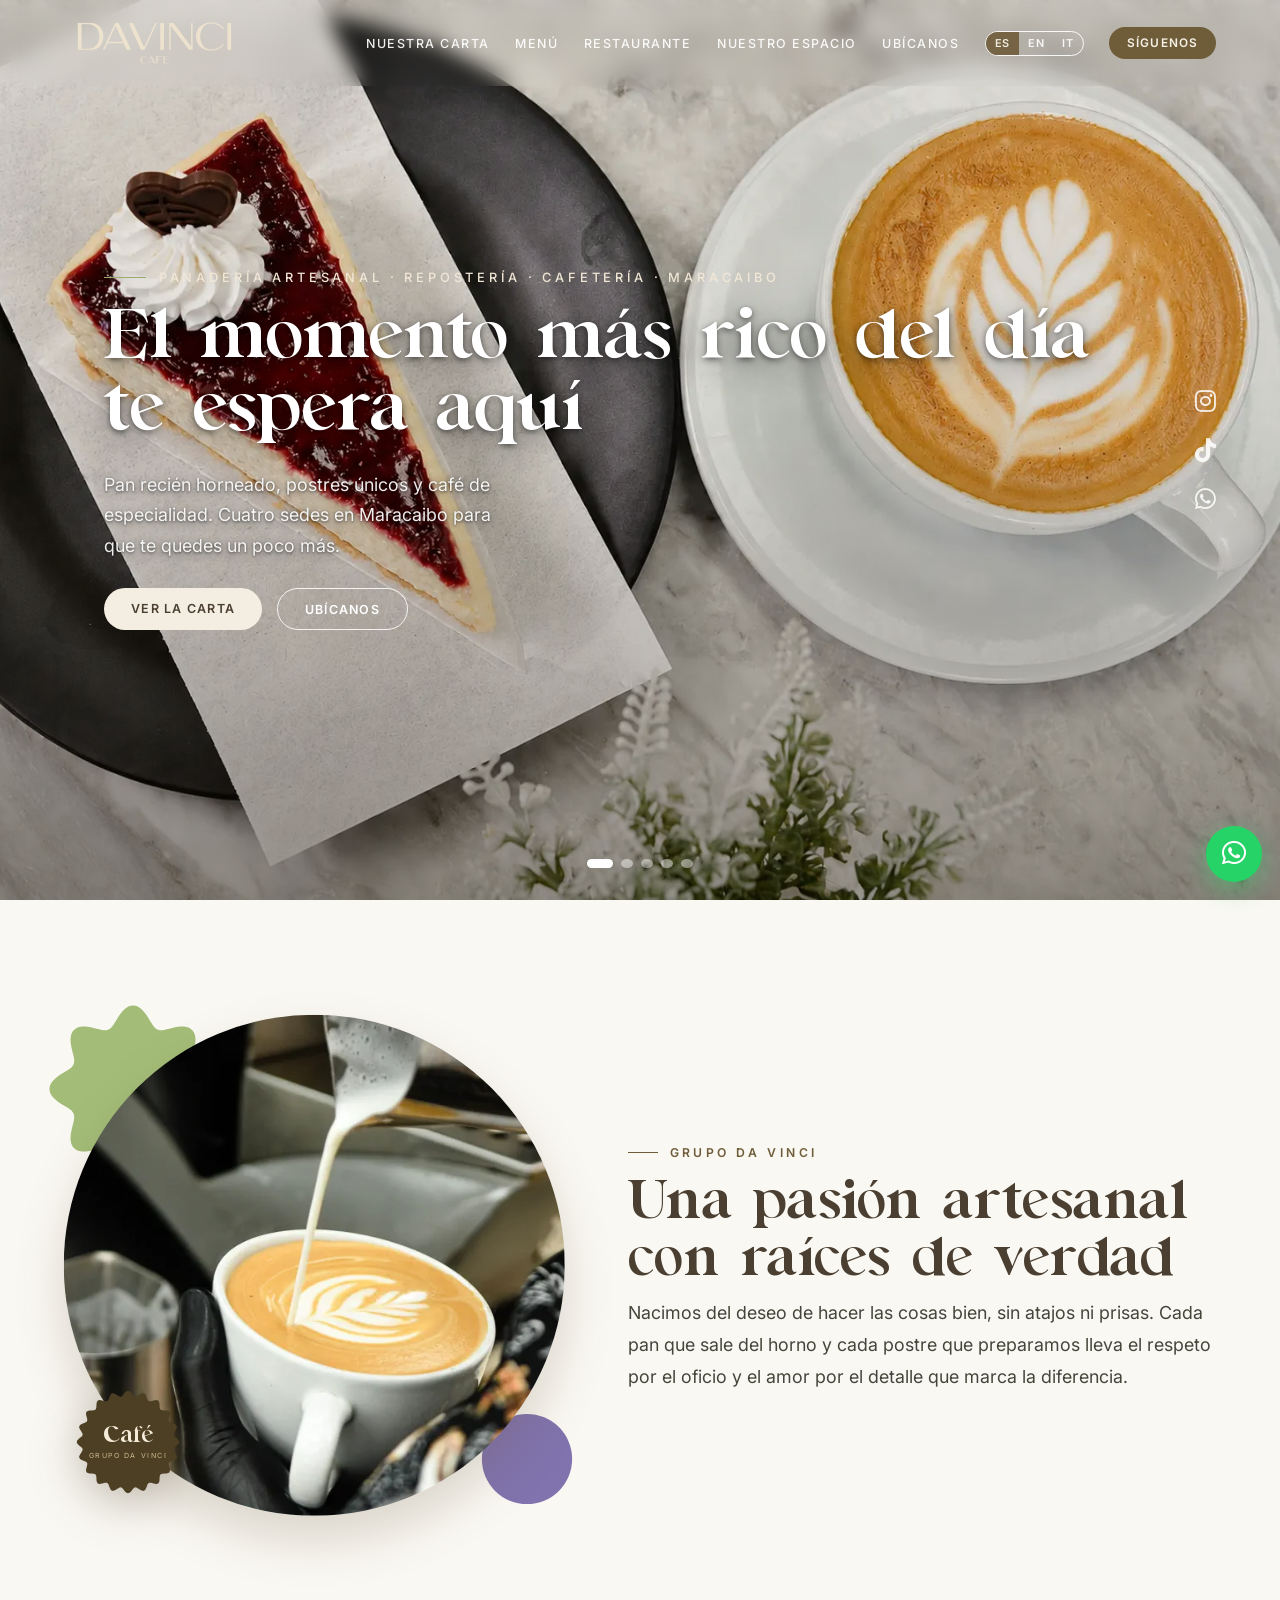
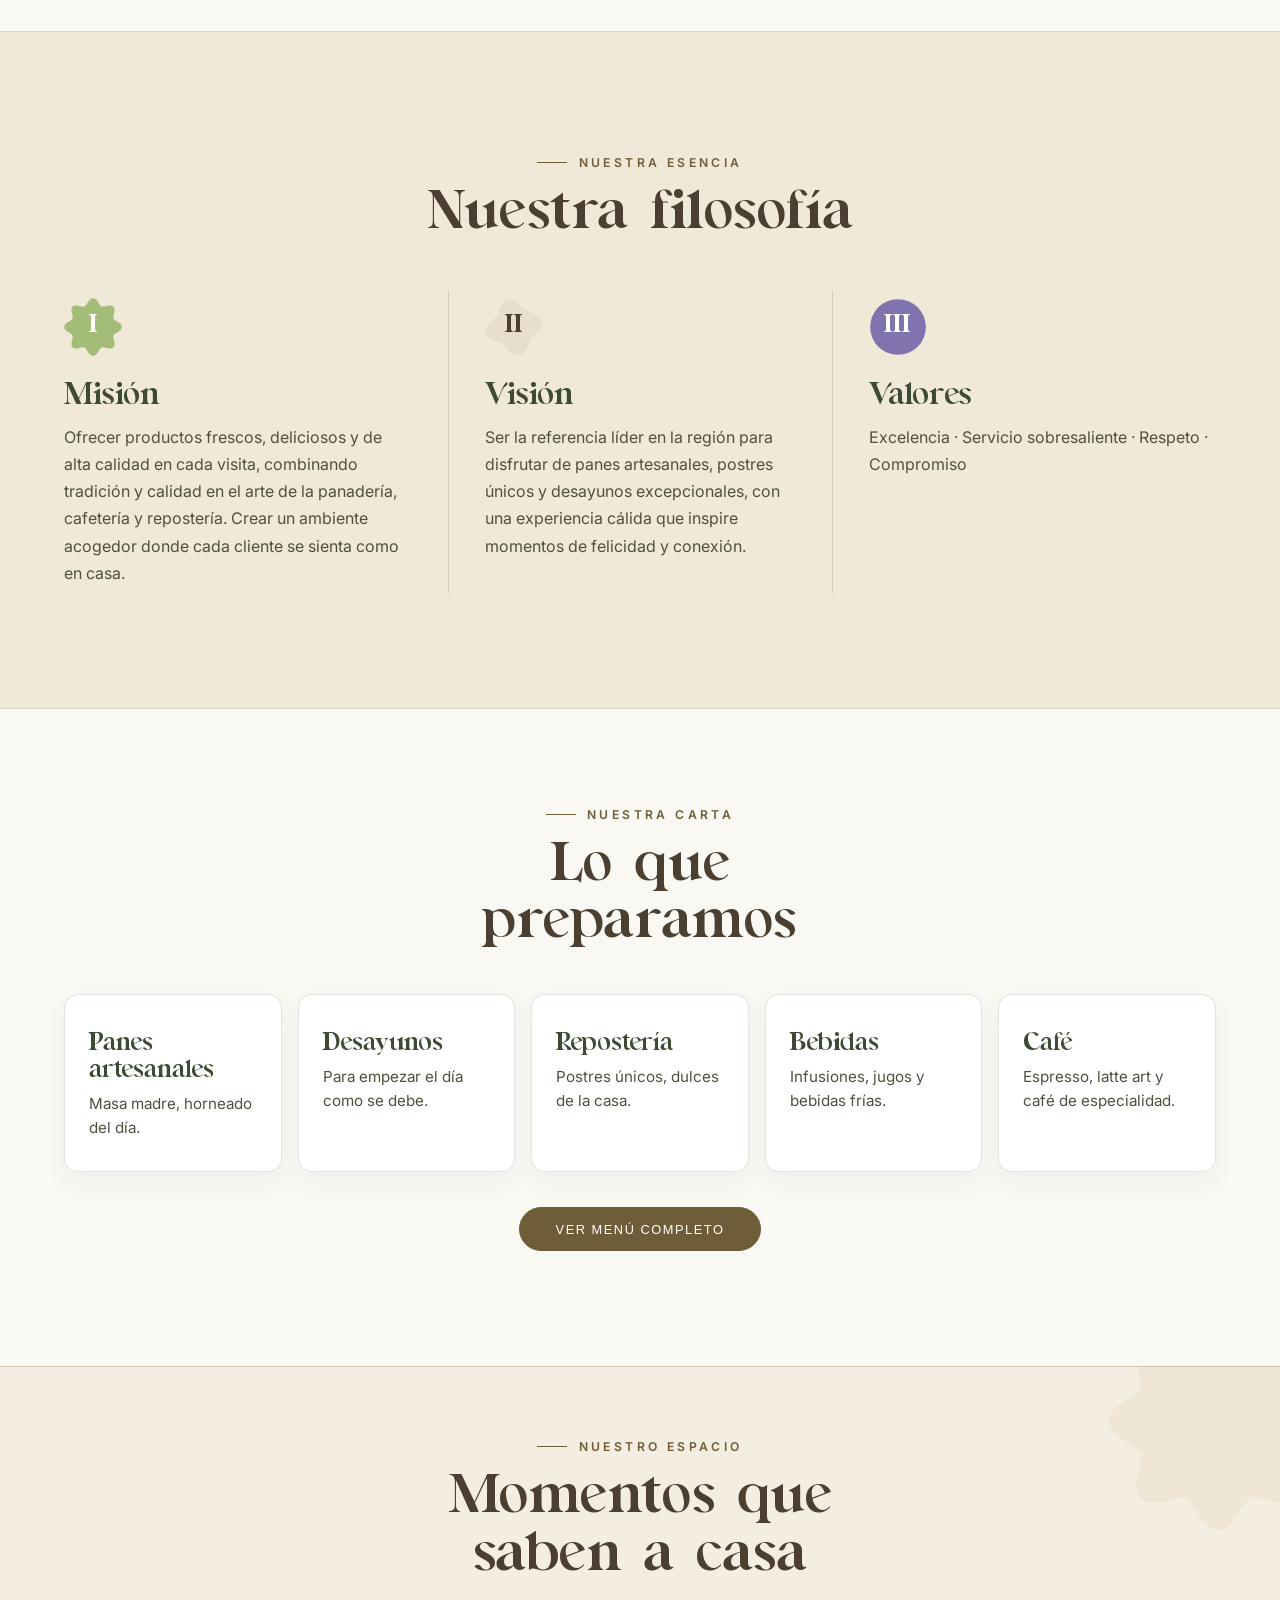
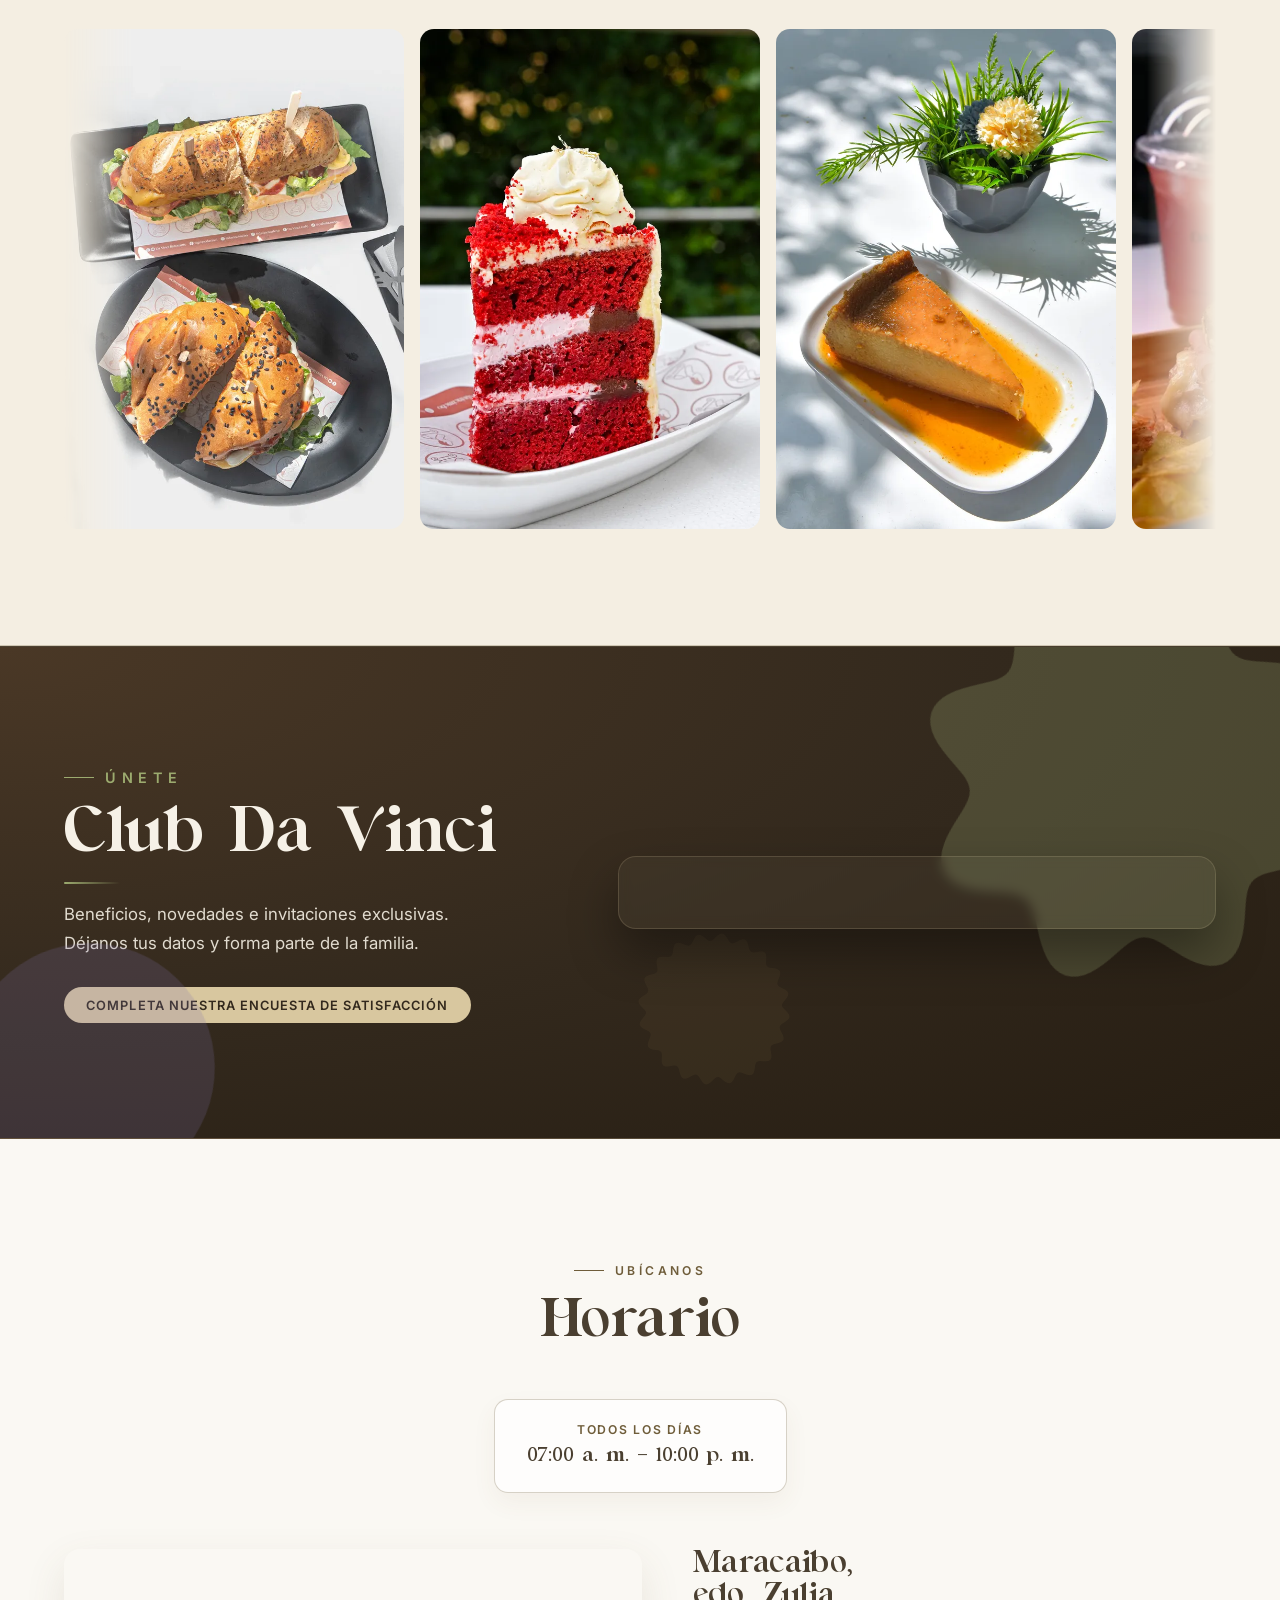
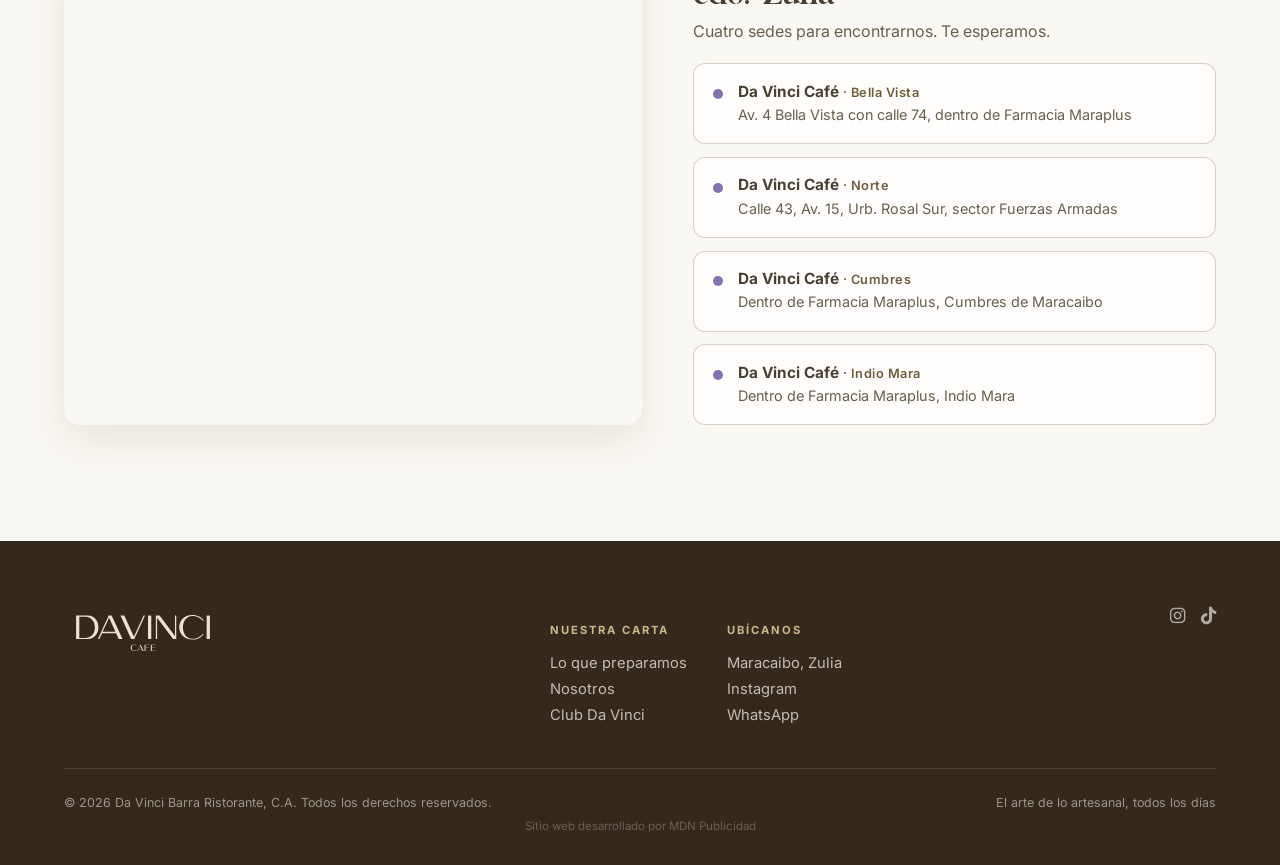
<file: cafe.html>
<!doctype html>
<html lang="es">
  <head>
    <meta charset="utf-8" />
    <meta
      name="viewport"
      content="width=device-width, initial-scale=1, shrink-to-fit=no"
    />
    <meta
      name="description"
      content="Da Vinci Café Maracaibo — Panadería artesanal, repostería y cafetería. Panes de masa madre, postres únicos y desayunos excepcionales en 4 sedes."
    />
    <meta name="author" content="MDN PUBLICIDAD" />
    <meta name="robots" content="All" />
    <title>Da Vinci Café — Panadería artesanal y cafetería en Maracaibo</title>
    <link rel="canonical" href="https://davinciristorante.com.ve/cafe.html" />
    <link rel="alternate" hreflang="es" href="https://davinciristorante.com.ve/cafe.html" />
    <link rel="alternate" hreflang="en" href="https://davinciristorante.com.ve/cafe.html" />
    <link rel="alternate" hreflang="it" href="https://davinciristorante.com.ve/cafe.html" />
    <link rel="alternate" hreflang="x-default" href="https://davinciristorante.com.ve/cafe.html" />
    <link rel="alternate" href="https://davinciristorante.com.ve/" title="Da Vinci Ristorante" />
    <link rel="icon" type="image/x-icon" href="./img/favicon.ico" />
    <!-- Open Graph -->
    <meta property="og:type" content="restaurant" />
    <meta property="og:url" content="https://davinciristorante.com.ve/cafe.html" />
    <meta property="og:title" content="Da Vinci Café — Panadería artesanal y cafetería en Maracaibo" />
    <meta property="og:description" content="Da Vinci Café Maracaibo — Panadería artesanal, repostería y cafetería. Panes de masa madre, postres únicos y desayunos excepcionales en 4 sedes." />
    <meta property="og:image" content="https://davinciristorante.com.ve/img/cafe/hero/Davinci%20cafe%20hero%201.webp" />
    <meta property="og:image:width" content="1920" />
    <meta property="og:image:height" content="1080" />
    <meta property="og:locale" content="es_VE" />
    <meta property="og:locale:alternate" content="en_US" />
    <meta property="og:site_name" content="Da Vinci Café · Grupo Da Vinci" />
    <!-- Twitter Card -->
    <meta name="twitter:card" content="summary_large_image" />
    <meta name="twitter:title" content="Da Vinci Café — Panadería artesanal y cafetería en Maracaibo" />
    <meta name="twitter:description" content="Da Vinci Café Maracaibo — Panadería artesanal, repostería y cafetería. Panes de masa madre, postres únicos y desayunos excepcionales." />
    <meta name="twitter:image" content="https://davinciristorante.com.ve/img/cafe/hero/Davinci%20cafe%20hero%201.webp" />

    <!-- Fonts -->
    <link rel="preconnect" href="https://fonts.googleapis.com" />
    <link rel="preconnect" href="https://fonts.gstatic.com" crossorigin />
    <link
      href="https://fonts.googleapis.com/css2?family=Inter:wght@300;400;500;600;700&family=Cinzel:wght@400;500;600;700&family=Cormorant+Garamond:ital,wght@0,400;0,500;0,600;1,400;1,500;1,600&display=swap"
      rel="stylesheet"
    />
    <link
      rel="stylesheet"
      href="https://cdnjs.cloudflare.com/ajax/libs/font-awesome/6.5.2/css/all.min.css"
    />

    <!-- Structured Data -->
    <script type="application/ld+json">
    {
      "@context": "https://schema.org",
      "@graph": [
        {
          "@type": "Organization",
          "@id": "https://davinciristorante.com.ve/#organization",
          "name": "Grupo Da Vinci",
          "url": "https://davinciristorante.com.ve/",
          "sameAs": [
            "https://www.instagram.com/davincimcbo/",
            "https://www.instagram.com/davincicafe.ve/",
            "https://es-la.facebook.com/DaVinciRestaurante/",
            "https://www.tiktok.com/@grupodavinci"
          ]
        },
        {
          "@type": "CafeOrCoffeeShop",
          "@id": "https://davinciristorante.com.ve/cafe.html#cafe-bellavista",
          "name": "Da Vinci Café Bella Vista",
          "alternateName": "Da Vinci Café Bella Vista",
          "url": "https://davinciristorante.com.ve/cafe.html",
          "image": "https://davinciristorante.com.ve/img/cafe/hero/Davinci%20cafe%20hero%201.webp",
          "description": "Panadería artesanal, repostería y cafetería en Maracaibo. Panes de masa madre, postres únicos y desayunos excepcionales.",
          "telephone": "+584128328065",
          "servesCuisine": ["Panadería artesanal", "Cafetería", "Repostería"],
          "priceRange": "$",
          "address": {
            "@type": "PostalAddress",
            "streetAddress": "Av. 4 Bella Vista con calle 74, Farmacia Maraplus",
            "addressLocality": "Maracaibo",
            "addressRegion": "Zulia",
            "addressCountry": "VE"
          },
          "geo": {
            "@type": "GeoCoordinates",
            "latitude": "10.6550",
            "longitude": "-71.6240"
          },
          "openingHoursSpecification": [
            {
              "@type": "OpeningHoursSpecification",
              "dayOfWeek": ["Monday", "Tuesday", "Wednesday", "Thursday", "Friday", "Saturday", "Sunday"],
              "opens": "07:00",
              "closes": "22:00"
            }
          ],
          "hasMap": "https://www.google.com/maps/search/?api=1&query=Farmacia+Maraplus+Bella+Vista+Maracaibo+Venezuela",
          "parentOrganization": { "@id": "https://davinciristorante.com.ve/#organization" },
          "sameAs": [
            "https://www.instagram.com/davincicafe.ve/",
            "https://www.tiktok.com/@grupodavinci"
          ]
        },
        {
          "@type": "CafeOrCoffeeShop",
          "@id": "https://davinciristorante.com.ve/cafe.html#cafe-norte",
          "name": "Da Vinci Café Norte",
          "alternateName": "Da Vinci Café Fuerzas Armadas",
          "url": "https://davinciristorante.com.ve/cafe.html",
          "image": "https://davinciristorante.com.ve/img/cafe/hero/Davinci%20cafe%20hero%201.webp",
          "description": "Panadería artesanal, repostería y cafetería en el norte de Maracaibo, sector Fuerzas Armadas.",
          "telephone": "+584122697776",
          "servesCuisine": ["Panadería artesanal", "Cafetería", "Repostería"],
          "priceRange": "$",
          "address": {
            "@type": "PostalAddress",
            "streetAddress": "Calle 43, Av. 15, Urb. Rosal Sur, sector Fuerzas Armadas",
            "addressLocality": "Maracaibo",
            "addressRegion": "Zulia",
            "addressCountry": "VE"
          },
          "geo": {
            "@type": "GeoCoordinates",
            "latitude": "10.6860",
            "longitude": "-71.6100"
          },
          "openingHoursSpecification": [
            {
              "@type": "OpeningHoursSpecification",
              "dayOfWeek": ["Monday", "Tuesday", "Wednesday", "Thursday", "Friday", "Saturday", "Sunday"],
              "opens": "07:00",
              "closes": "22:00"
            }
          ],
          "hasMap": "https://maps.app.goo.gl/J3nRag9HEqZHiGjD9",
          "parentOrganization": { "@id": "https://davinciristorante.com.ve/#organization" }
        },
        {
          "@type": "CafeOrCoffeeShop",
          "@id": "https://davinciristorante.com.ve/cafe.html#cafe-cumbres",
          "name": "Da Vinci Café Cumbres",
          "url": "https://davinciristorante.com.ve/cafe.html",
          "image": "https://davinciristorante.com.ve/img/cafe/hero/Davinci%20cafe%20hero%201.webp",
          "description": "Panadería artesanal y cafetería dentro de Farmacia Maraplus en Cumbres de Maracaibo.",
          "telephone": "+584122182768",
          "servesCuisine": ["Panadería artesanal", "Cafetería", "Repostería"],
          "priceRange": "$",
          "address": {
            "@type": "PostalAddress",
            "streetAddress": "Farmacia Maraplus, Cumbres de Maracaibo",
            "addressLocality": "Maracaibo",
            "addressRegion": "Zulia",
            "addressCountry": "VE"
          },
          "geo": {
            "@type": "GeoCoordinates",
            "latitude": "10.6830",
            "longitude": "-71.6380"
          },
          "openingHoursSpecification": [
            {
              "@type": "OpeningHoursSpecification",
              "dayOfWeek": ["Monday", "Tuesday", "Wednesday", "Thursday", "Friday", "Saturday", "Sunday"],
              "opens": "07:00",
              "closes": "22:00"
            }
          ],
          "hasMap": "https://maps.app.goo.gl/ef2HBMzeqhaH4UU29",
          "parentOrganization": { "@id": "https://davinciristorante.com.ve/#organization" }
        },
        {
          "@type": "CafeOrCoffeeShop",
          "@id": "https://davinciristorante.com.ve/cafe.html#cafe-indiomara",
          "name": "Da Vinci Café Indio Mara",
          "url": "https://davinciristorante.com.ve/cafe.html",
          "image": "https://davinciristorante.com.ve/img/cafe/hero/Davinci%20cafe%20hero%201.webp",
          "description": "Panadería artesanal y cafetería dentro de Farmacia Maraplus en Indio Mara, Maracaibo.",
          "telephone": "+5842022257",
          "servesCuisine": ["Panadería artesanal", "Cafetería", "Repostería"],
          "priceRange": "$",
          "address": {
            "@type": "PostalAddress",
            "streetAddress": "Farmacia Maraplus, Indio Mara",
            "addressLocality": "Maracaibo",
            "addressRegion": "Zulia",
            "addressCountry": "VE"
          },
          "geo": {
            "@type": "GeoCoordinates",
            "latitude": "10.7180",
            "longitude": "-71.6330"
          },
          "openingHoursSpecification": [
            {
              "@type": "OpeningHoursSpecification",
              "dayOfWeek": ["Monday", "Tuesday", "Wednesday", "Thursday", "Friday", "Saturday", "Sunday"],
              "opens": "07:00",
              "closes": "22:00"
            }
          ],
          "hasMap": "https://maps.app.goo.gl/N6JBmWDNcqHzPVQZ9",
          "parentOrganization": { "@id": "https://davinciristorante.com.ve/#organization" }
        },
        {
          "@type": "FAQPage",
          "mainEntity": [
            {
              "@type": "Question",
              "name": "¿Dónde están las sedes de Da Vinci Café en Maracaibo?",
              "acceptedAnswer": {
                "@type": "Answer",
                "text": "Da Vinci Café tiene cuatro sedes en Maracaibo: Bella Vista (Av. 4 con calle 74, Farmacia Maraplus), Norte (Calle 43, Av. 15, Urb. Rosal Sur, sector Fuerzas Armadas), Cumbres (Farmacia Maraplus, Cumbres de Maracaibo) e Indio Mara (Farmacia Maraplus, Indio Mara)."
              }
            },
            {
              "@type": "Question",
              "name": "¿Cuál es el horario de Da Vinci Café?",
              "acceptedAnswer": {
                "@type": "Answer",
                "text": "Da Vinci Café abre todos los días de 7:00 a.m. a 10:00 p.m."
              }
            },
            {
              "@type": "Question",
              "name": "¿Qué venden en Da Vinci Café?",
              "acceptedAnswer": {
                "@type": "Answer",
                "text": "En Da Vinci Café ofrecemos panes artesanales de masa madre horneados diariamente, repostería y postres únicos, café, bebidas e infusiones, y desayunos completos en cuatro sedes de Maracaibo."
              }
            },
            {
              "@type": "Question",
              "name": "¿Da Vinci Café tiene pan de masa madre en Maracaibo?",
              "acceptedAnswer": {
                "@type": "Answer",
                "text": "Sí, Da Vinci Café elabora panes artesanales de masa madre horneados cada día en sus cuatro sedes ubicadas en Maracaibo, estado Zulia."
              }
            }
          ]
        },
        {
          "@type": "BreadcrumbList",
          "itemListElement": [
            {
              "@type": "ListItem",
              "position": 1,
              "name": "Grupo Da Vinci",
              "item": "https://davinciristorante.com.ve/"
            },
            {
              "@type": "ListItem",
              "position": 2,
              "name": "Da Vinci Café",
              "item": "https://davinciristorante.com.ve/cafe.html"
            }
          ]
        }
      ]
    }
    </script>

    <!-- Styles -->
    <link rel="stylesheet" href="./css/cafe.css" />
    <link rel="stylesheet" href="./css/components/cafe.css" />
    <link rel="stylesheet" href="./css/components/menu-modal.css" />
  </head>

  <body>
    <div class="dv-app dv-app--cafe">
      <!-- ===== NAV ===== -->
      <nav class="dv-nav dv-nav--cafe" data-scrolled="false">
        <a class="dv-nav__brand" href="#inicio">
          <span
            class="dv-cafe-logo"
            role="img"
            aria-label="Da Vinci Café"
          ></span>
        </a>
        <div class="dv-nav__links">
          <a class="dv-nav__link" href="#carta" data-i18n="cafe.menu.kicker"
            >Nuestra carta</a
          >
          <a class="dv-nav__link" href="#menu" data-cafe-menu-open>Menú</a>
          <a
            class="dv-nav__link dv-nav__link--rist"
            href="index.html"
            data-i18n="nav.restaurante"
            >Restaurante</a
          >
          <a
            class="dv-nav__link"
            href="#espacio"
            data-i18n="cafe.gallery.kicker"
            >Nuestro espacio</a
          >
          <a class="dv-nav__link" href="#visita" data-i18n="cafe.h.kicker"
            >Ubícanos</a
          >
          <div class="dv-lang" role="group" aria-label="Idioma">
            <button class="is-active" data-lang="es">ES</button>
            <button data-lang="en">EN</button>
            <button data-lang="it">IT</button>
          </div>
          <a
            class="dv-nav__cta"
            href="https://www.instagram.com/davincicafe.ve/"
            target="_blank"
            rel="noopener"
            data-i18n="cafe.cta2"
            >Síguenos</a
          >
        </div>
        <button class="dv-burger" aria-label="Abrir menú">
          <span></span><span></span><span></span>
        </button>
      </nav>

      <!-- ===== MOBILE DRAWER ===== -->
      <div class="dv-mobile" data-open="false">
        <button class="dv-mobile__close" aria-label="Cerrar">×</button>
        <a href="#carta" data-i18n="cafe.menu.kicker">Nuestra carta</a>
        <a href="#menu" data-cafe-menu-open>Menú</a>
        <a href="index.html" data-i18n="nav.restaurante">Restaurante</a>
        <a href="#espacio" data-i18n="cafe.gallery.kicker">Nuestro espacio</a>
        <a href="#visita" data-i18n="cafe.h.kicker">Ubícanos</a>
        <div
          class="dv-lang"
          role="group"
          aria-label="Idioma"
          style="align-self: flex-start; margin-top: 1rem"
        >
          <button class="is-active" data-lang="es">ES</button>
          <button data-lang="en">EN</button>
          <button data-lang="it">IT</button>
        </div>
      </div>

      <!-- ===== HERO ===== -->
      <header class="dv-chero" id="inicio">
        <div class="dv-hero__slides">
          <div
            class="dv-hero__slide dv-hero__slide--right is-active"
            style="
              background-image: url(&quot;./img/cafe/hero/Davinci cafe hero 2.webp&quot;);
            "
          ></div>
          <div
            class="dv-hero__slide"
            style="
              background-image: url(&quot;./img/cafe/hero/Davinci cafe hero 1.webp&quot;);
            "
          ></div>
          <div
            class="dv-hero__slide"
            style="
              background-image: url(&quot;./img/cafe/hero/Davinci cafe hero 3.webp&quot;);
            "
          ></div>
          <div
            class="dv-hero__slide dv-hero__slide--right"
            style="
              background-image: url(&quot;./img/cafe/hero/Davinci cafe hero 5.webp&quot;);
            "
          ></div>
          <div
            class="dv-hero__slide"
            style="
              background-image: url(&quot;./img/cafe/hero/Davinci cafe hero 4.webp&quot;);
            "
          ></div>
        </div>
        <div class="dv-chero__inner">
          <span class="dv-chero__kicker" data-i18n="cafe.hero.kicker"
            >Panadería artesanal · Repostería · Cafetería · Maracaibo</span
          >
          <h1 class="dv-chero__title" data-i18n="cafe.hero.title">
            El momento más rico del día te espera aquí
          </h1>
          <p class="dv-chero__sub" data-i18n="cafe.hero.sub">
            Pan recién horneado, postres únicos y café recién hecho. Cuatro
            sedes en Maracaibo para que te quedes un poco más.
          </p>
          <div class="dv-chero__actions">
            <a class="btn btn--cafe" href="#carta" data-i18n="cafe.hero.cta1"
              >Ver la carta</a
            >
            <a
              class="btn btn--cafe-ghost"
              href="#visita"
              data-i18n="cafe.hero.cta2"
              >Ubícanos</a
            >
          </div>
        </div>
        <div class="dv-csocial">
          <a
            href="https://www.instagram.com/davincicafe.ve/"
            target="_blank"
            rel="noopener"
            aria-label="Instagram"
            ><i class="fa-brands fa-instagram"></i
          ></a>
          <a
            href="https://www.tiktok.com/@grupodavinci"
            target="_blank"
            rel="noopener"
            aria-label="TikTok"
            ><i class="fa-brands fa-tiktok"></i
          ></a>
          <a
            href="https://api.whatsapp.com/send/?phone=584122994586"
            target="_blank"
            rel="noopener"
            aria-label="WhatsApp"
            ><i class="fa-brands fa-whatsapp"></i
          ></a>
        </div>
        <div class="dv-hero__dots">
          <button class="is-active" aria-label="Slide 1"></button>
          <button aria-label="Slide 2"></button>
          <button aria-label="Slide 3"></button>
          <button aria-label="Slide 4"></button>
          <button aria-label="Slide 5"></button>
        </div>
      </header>

      <!-- ===== ESENCIA / ABOUT ===== -->
      <section class="sec dv-cabout" id="esencia">
        <div class="wrap dv-cabout__grid">
          <!-- Left: brand stamp cluster -->
          <div class="dv-cabout__media reveal">
            <div class="dv-cabout__art">
              <!-- scallop · top-left · verde -->
              <span
                class="dv-shape dv-cabout__s dv-cabout__s--scallop"
                style="width: 168px; height: 168px"
                aria-hidden="true"
              >
                <svg viewBox="0 0 100 100" width="100%" height="100%">
                  <path
                    d="M99.72 50.00L99.55 51.42L99.05 52.80L98.25 54.14L97.18 55.41L95.90 56.60L94.47 57.70L92.96 58.71L91.44 59.64L89.97 60.51L88.62 61.34L87.45 62.17L86.48 63.02L85.75 63.92L85.27 64.90L85.03 66.00L85.02 67.22L85.19 68.57L85.50 70.05L85.90 71.65L86.33 73.35L86.72 75.11L87.03 76.90L87.18 78.67L87.15 80.38L86.89 81.97L86.39 83.39L85.63 84.63L84.63 85.63L83.39 86.39L81.97 86.89L80.38 87.15L78.67 87.18L76.90 87.03L75.11 86.72L73.35 86.33L71.65 85.90L70.05 85.50L68.57 85.19L67.22 85.02L66.00 85.03L64.90 85.27L63.92 85.75L63.02 86.48L62.17 87.45L61.34 88.62L60.51 89.97L59.64 91.44L58.71 92.96L57.70 94.47L56.60 95.90L55.41 97.18L54.14 98.25L52.80 99.05L51.42 99.55L50.00 99.72L48.58 99.55L47.20 99.05L45.86 98.25L44.59 97.18L43.40 95.90L42.30 94.47L41.29 92.96L40.36 91.44L39.49 89.97L38.66 88.62L37.83 87.45L36.98 86.48L36.08 85.75L35.10 85.27L34.00 85.03L32.78 85.02L31.43 85.19L29.95 85.50L28.35 85.90L26.65 86.33L24.89 86.72L23.10 87.03L21.33 87.18L19.62 87.15L18.03 86.89L16.61 86.39L15.37 85.63L14.37 84.63L13.61 83.39L13.11 81.97L12.85 80.38L12.82 78.67L12.97 76.90L13.28 75.11L13.67 73.35L14.10 71.65L14.50 70.05L14.81 68.57L14.98 67.22L14.97 66.00L14.73 64.90L14.25 63.92L13.52 63.02L12.55 62.17L11.38 61.34L10.03 60.51L8.56 59.64L7.04 58.71L5.53 57.70L4.10 56.60L2.82 55.41L1.75 54.14L0.95 52.80L0.45 51.42L0.28 50.00L0.45 48.58L0.95 47.20L1.75 45.86L2.82 44.59L4.10 43.40L5.53 42.30L7.04 41.29L8.56 40.36L10.03 39.49L11.38 38.66L12.55 37.83L13.52 36.98L14.25 36.08L14.73 35.10L14.97 34.00L14.98 32.78L14.81 31.43L14.50 29.95L14.10 28.35L13.67 26.65L13.28 24.89L12.97 23.10L12.82 21.33L12.85 19.62L13.11 18.03L13.61 16.61L14.37 15.37L15.37 14.37L16.61 13.61L18.03 13.11L19.62 12.85L21.33 12.82L23.10 12.97L24.89 13.28L26.65 13.67L28.35 14.10L29.95 14.50L31.43 14.81L32.78 14.98L34.00 14.97L35.10 14.73L36.08 14.25L36.98 13.52L37.83 12.55L38.66 11.38L39.49 10.03L40.36 8.56L41.29 7.04L42.30 5.53L43.40 4.10L44.59 2.82L45.86 1.75L47.20 0.95L48.58 0.45L50.00 0.28L51.42 0.45L52.80 0.95L54.14 1.75L55.41 2.82L56.60 4.10L57.70 5.53L58.71 7.04L59.64 8.56L60.51 10.03L61.34 11.38L62.17 12.55L63.02 13.52L63.92 14.25L64.90 14.73L66.00 14.97L67.22 14.98L68.57 14.81L70.05 14.50L71.65 14.10L73.35 13.67L75.11 13.28L76.90 12.97L78.67 12.82L80.38 12.85L81.97 13.11L83.39 13.61L84.63 14.37L85.63 15.37L86.39 16.61L86.89 18.03L87.15 19.62L87.18 21.33L87.03 23.10L86.72 24.89L86.33 26.65L85.90 28.35L85.50 29.95L85.19 31.43L85.02 32.78L85.03 34.00L85.27 35.10L85.75 36.08L86.48 36.98L87.45 37.83L88.62 38.66L89.97 39.49L91.44 40.36L92.96 41.29L94.47 42.30L95.90 43.40L97.18 44.59L98.25 45.86L99.05 47.20L99.55 48.58L99.72 50.00Z"
                    fill="#a3bd78"
                  />
                </svg>
              </span>

              <!-- circle · bottom-right · lila -->
              <span
                class="dv-shape dv-cabout__s dv-cabout__s--circle"
                style="width: 94px; height: 94px"
                aria-hidden="true"
              >
                <svg viewBox="0 0 100 100" width="100%" height="100%">
                  <circle cx="50" cy="50" r="48" fill="#8073AE" />
                </svg>
              </span>

              <!-- foto central -->
              <div class="dv-cabout__photo">
                <img
                  src="./img/cafe/Seccion Cafe.webp"
                  alt="Da Vinci Café"
                  loading="lazy"
                />
              </div>

              <!-- cog · bottom-left · dark seal -->
              <span
                class="dv-shape dv-cabout__s dv-cabout__s--seal"
                style="width: 108px; height: 108px"
                aria-hidden="true"
              >
                <svg viewBox="0 0 100 100" width="100%" height="100%">
                  <path
                    d="M97.47 50.00L97.06 51.34L95.95 52.63L94.48 53.82L93.10 54.94L92.19 56.07L92.00 57.27L92.52 58.61L93.49 60.11L94.52 61.70L95.17 63.26L95.15 64.67L94.34 65.82L92.89 66.70L91.13 67.38L89.46 68.02L88.25 68.81L87.70 69.89L87.77 71.33L88.23 73.06L88.72 74.88L88.86 76.58L88.41 77.91L87.28 78.75L85.63 79.14L83.74 79.24L81.96 79.33L80.57 79.71L79.71 80.57L79.33 81.96L79.24 83.74L79.14 85.63L78.75 87.28L77.91 88.41L76.58 88.86L74.88 88.72L73.06 88.23L71.33 87.77L69.89 87.70L68.81 88.25L68.02 89.46L67.38 91.13L66.70 92.89L65.82 94.34L64.67 95.15L63.26 95.17L61.70 94.52L60.11 93.49L58.61 92.52L57.27 92.00L56.07 92.19L54.94 93.10L53.82 94.48L52.63 95.95L51.34 97.06L50.00 97.47L48.66 97.06L47.37 95.95L46.18 94.48L45.06 93.10L43.93 92.19L42.73 92.00L41.39 92.52L39.89 93.49L38.30 94.52L36.74 95.17L35.33 95.15L34.18 94.34L33.30 92.89L32.62 91.13L31.98 89.46L31.19 88.25L30.11 87.70L28.67 87.77L26.94 88.23L25.12 88.72L23.42 88.86L22.09 88.41L21.25 87.28L20.86 85.63L20.76 83.74L20.67 81.96L20.29 80.57L19.43 79.71L18.04 79.33L16.26 79.24L14.37 79.14L12.72 78.75L11.59 77.91L11.14 76.58L11.28 74.88L11.77 73.06L12.23 71.33L12.30 69.89L11.75 68.81L10.54 68.02L8.87 67.38L7.11 66.70L5.66 65.82L4.85 64.67L4.83 63.26L5.48 61.70L6.51 60.11L7.48 58.61L8.00 57.27L7.81 56.07L6.90 54.94L5.52 53.82L4.05 52.63L2.94 51.34L2.53 50.00L2.94 48.66L4.05 47.37L5.52 46.18L6.90 45.06L7.81 43.93L8.00 42.73L7.48 41.39L6.51 39.89L5.48 38.30L4.83 36.74L4.85 35.33L5.66 34.18L7.11 33.30L8.87 32.62L10.54 31.98L11.75 31.19L12.30 30.11L12.23 28.67L11.77 26.94L11.28 25.12L11.14 23.42L11.59 22.09L12.72 21.25L14.37 20.86L16.26 20.76L18.04 20.67L19.43 20.29L20.29 19.43L20.67 18.04L20.76 16.26L20.86 14.37L21.25 12.72L22.09 11.59L23.42 11.14L25.12 11.28L26.94 11.77L28.67 12.23L30.11 12.30L31.19 11.75L31.98 10.54L32.62 8.87L33.30 7.11L34.18 5.66L35.33 4.85L36.74 4.83L38.30 5.48L39.89 6.51L41.39 7.48L42.73 8.00L43.93 7.81L45.06 6.90L46.18 5.52L47.37 4.05L48.66 2.94L50.00 2.53L51.34 2.94L52.63 4.05L53.82 5.52L54.94 6.90L56.07 7.81L57.27 8.00L58.61 7.48L60.11 6.51L61.70 5.48L63.26 4.83L64.67 4.85L65.82 5.66L66.70 7.11L67.38 8.87L68.02 10.54L68.81 11.75L69.89 12.30L71.33 12.23L73.06 11.77L74.88 11.28L76.58 11.14L77.91 11.59L78.75 12.72L79.14 14.37L79.24 16.26L79.33 18.04L79.71 19.43L80.57 20.29L81.96 20.67L83.74 20.76L85.63 20.86L87.28 21.25L88.41 22.09L88.86 23.42L88.72 25.12L88.23 26.94L87.77 28.67L87.70 30.11L88.25 31.19L89.46 31.98L91.13 32.62L92.89 33.30L94.34 34.18L95.15 35.33L95.17 36.74L94.52 38.30L93.49 39.89L92.52 41.39L92.00 42.73L92.19 43.93L93.10 45.06L94.48 46.18L95.95 47.37L97.06 48.66L97.47 50.00Z"
                    fill="#4d3f24"
                  />
                </svg>
                <span class="dv-shape__in">
                  <span class="dv-cabout__sealtxt"
                    >Café<small>Grupo Da Vinci</small></span
                  >
                </span>
              </span>
            </div>
          </div>

          <!-- Right: editorial text -->
          <div class="reveal">
            <span class="kicker" data-i18n="cafe.kicker">Grupo Da Vinci</span>
            <h2 class="h-display" data-i18n="cafe.about.tagline">
              Una pasión artesanal con raíces de verdad
            </h2>
            <p class="dv-lead" data-i18n="cafe.about.body">
              Nacimos del deseo de hacer las cosas bien, sin atajos ni prisas.
              Cada pan que sale del horno y cada postre que preparamos lleva el
              respeto por el oficio y el amor por el detalle que marca la
              diferencia.
            </p>
          </div>
        </div>
      </section>

      <!-- ===== FILOSOFÍA ===== -->
      <div class="dv-cafe__phil">
        <div class="sec">
          <div class="dv-cafe__phil-head reveal">
            <span class="kicker" data-i18n="cafe.phil.kicker"
              >Nuestra esencia</span
            >
            <h2 class="h-display" data-i18n="cafe.phil.title">
              Nuestra filosofía
            </h2>
          </div>
          <div class="dv-cafe__phil-grid">
            <!-- I · scallop · verde -->
            <div class="dv-cafe__phil-col reveal">
              <span
                class="dv-shape dv-phil-stamp"
                style="width: 58px; height: 58px"
                aria-hidden="true"
              >
                <svg viewBox="0 0 100 100" width="100%" height="100%">
                  <path
                    d="M99.72 50.00L99.55 51.42L99.05 52.80L98.25 54.14L97.18 55.41L95.90 56.60L94.47 57.70L92.96 58.71L91.44 59.64L89.97 60.51L88.62 61.34L87.45 62.17L86.48 63.02L85.75 63.92L85.27 64.90L85.03 66.00L85.02 67.22L85.19 68.57L85.50 70.05L85.90 71.65L86.33 73.35L86.72 75.11L87.03 76.90L87.18 78.67L87.15 80.38L86.89 81.97L86.39 83.39L85.63 84.63L84.63 85.63L83.39 86.39L81.97 86.89L80.38 87.15L78.67 87.18L76.90 87.03L75.11 86.72L73.35 86.33L71.65 85.90L70.05 85.50L68.57 85.19L67.22 85.02L66.00 85.03L64.90 85.27L63.92 85.75L63.02 86.48L62.17 87.45L61.34 88.62L60.51 89.97L59.64 91.44L58.71 92.96L57.70 94.47L56.60 95.90L55.41 97.18L54.14 98.25L52.80 99.05L51.42 99.55L50.00 99.72L48.58 99.55L47.20 99.05L45.86 98.25L44.59 97.18L43.40 95.90L42.30 94.47L41.29 92.96L40.36 91.44L39.49 89.97L38.66 88.62L37.83 87.45L36.98 86.48L36.08 85.75L35.10 85.27L34.00 85.03L32.78 85.02L31.43 85.19L29.95 85.50L28.35 85.90L26.65 86.33L24.89 86.72L23.10 87.03L21.33 87.18L19.62 87.15L18.03 86.89L16.61 86.39L15.37 85.63L14.37 84.63L13.61 83.39L13.11 81.97L12.85 80.38L12.82 78.67L12.97 76.90L13.28 75.11L13.67 73.35L14.10 71.65L14.50 70.05L14.81 68.57L14.98 67.22L14.97 66.00L14.73 64.90L14.25 63.92L13.52 63.02L12.55 62.17L11.38 61.34L10.03 60.51L8.56 59.64L7.04 58.71L5.53 57.70L4.10 56.60L2.82 55.41L1.75 54.14L0.95 52.80L0.45 51.42L0.28 50.00L0.45 48.58L0.95 47.20L1.75 45.86L2.82 44.59L4.10 43.40L5.53 42.30L7.04 41.29L8.56 40.36L10.03 39.49L11.38 38.66L12.55 37.83L13.52 36.98L14.25 36.08L14.73 35.10L14.97 34.00L14.98 32.78L14.81 31.43L14.50 29.95L14.10 28.35L13.67 26.65L13.28 24.89L12.97 23.10L12.82 21.33L12.85 19.62L13.11 18.03L13.61 16.61L14.37 15.37L15.37 14.37L16.61 13.61L18.03 13.11L19.62 12.85L21.33 12.82L23.10 12.97L24.89 13.28L26.65 13.67L28.35 14.10L29.95 14.50L31.43 14.81L32.78 14.98L34.00 14.97L35.10 14.73L36.08 14.25L36.98 13.52L37.83 12.55L38.66 11.38L39.49 10.03L40.36 8.56L41.29 7.04L42.30 5.53L43.40 4.10L44.59 2.82L45.86 1.75L47.20 0.95L48.58 0.45L50.00 0.28L51.42 0.45L52.80 0.95L54.14 1.75L55.41 2.82L56.60 4.10L57.70 5.53L58.71 7.04L59.64 8.56L60.51 10.03L61.34 11.38L62.17 12.55L63.02 13.52L63.92 14.25L64.90 14.73L66.00 14.97L67.22 14.98L68.57 14.81L70.05 14.50L71.65 14.10L73.35 13.67L75.11 13.28L76.90 12.97L78.67 12.82L80.38 12.85L81.97 13.11L83.39 13.61L84.63 14.37L85.63 15.37L86.39 16.61L86.89 18.03L87.15 19.62L87.18 21.33L87.03 23.10L86.72 24.89L86.33 26.65L85.90 28.35L85.50 29.95L85.19 31.43L85.02 32.78L85.03 34.00L85.27 35.10L85.75 36.08L86.48 36.98L87.45 37.83L88.62 38.66L89.97 39.49L91.44 40.36L92.96 41.29L94.47 42.30L95.90 43.40L97.18 44.59L98.25 45.86L99.05 47.20L99.55 48.58L99.72 50.00Z"
                    fill="#a3bd78"
                  />
                </svg>
                <span class="dv-shape__in"><span class="rn">I</span></span>
              </span>
              <h3 data-i18n="cafe.mision.heading">Misión</h3>
              <p data-i18n="cafe.mision.body">
                Ofrecer productos frescos, deliciosos y de alta calidad en cada
                visita, combinando tradición y calidad en el arte de la
                panadería, cafetería y repostería. Crear un ambiente acogedor
                donde cada cliente se sienta como en casa.
              </p>
            </div>

            <!-- II · quatre · cream -->
            <div class="dv-cafe__phil-col reveal">
              <span
                class="dv-shape dv-phil-stamp dv-phil-stamp--cream"
                style="width: 58px; height: 58px"
                aria-hidden="true"
              >
                <svg viewBox="0 0 100 100" width="100%" height="100%">
                  <path
                    d="M96.90 50.00L96.29 51.32L95.59 52.61L94.80 53.85L93.95 55.04L93.03 56.19L92.07 57.28L91.07 58.32L90.04 59.31L89.01 60.25L87.98 61.15L86.95 62.01L85.95 62.83L84.98 63.62L84.05 64.39L83.16 65.14L82.32 65.89L81.54 66.64L80.81 67.40L80.13 68.17L79.52 68.97L78.95 69.80L78.44 70.66L77.97 71.57L77.54 72.52L77.14 73.52L76.77 74.57L76.41 75.67L76.06 76.81L75.70 78.00L75.33 79.23L74.94 80.50L74.51 81.79L74.05 83.10L73.54 84.42L72.97 85.75L72.35 87.06L71.66 88.35L70.90 89.61L70.07 90.83L69.17 91.98L68.20 93.07L67.16 94.08L66.06 95.00L64.89 95.82L63.66 96.53L62.39 97.13L61.07 97.60L59.72 97.95L58.34 98.18L56.94 98.28L55.54 98.24L54.13 98.08L52.73 97.80L51.35 97.41L50.00 96.90L48.68 96.29L47.39 95.59L46.15 94.80L44.96 93.95L43.81 93.03L42.72 92.07L41.68 91.07L40.69 90.04L39.75 89.01L38.85 87.98L37.99 86.95L37.17 85.95L36.38 84.98L35.61 84.05L34.86 83.16L34.11 82.32L33.36 81.54L32.60 80.81L31.83 80.13L31.03 79.52L30.20 78.95L29.34 78.44L28.43 77.97L27.48 77.54L26.48 77.14L25.43 76.77L24.33 76.41L23.19 76.06L22.00 75.70L20.77 75.33L19.50 74.94L18.21 74.51L16.90 74.05L15.58 73.54L14.25 72.97L12.94 72.35L11.65 71.66L10.39 70.90L9.17 70.07L8.02 69.17L6.93 68.20L5.92 67.16L5.00 66.06L4.18 64.89L3.47 63.66L2.87 62.39L2.40 61.07L2.05 59.72L1.82 58.34L1.72 56.94L1.76 55.54L1.92 54.13L2.20 52.73L2.59 51.35L3.10 50.00L3.71 48.68L4.41 47.39L5.20 46.15L6.05 44.96L6.97 43.81L7.93 42.72L8.93 41.68L9.96 40.69L10.99 39.75L12.02 38.85L13.05 37.99L14.05 37.17L15.02 36.38L15.95 35.61L16.84 34.86L17.68 34.11L18.46 33.36L19.19 32.60L19.87 31.83L20.48 31.03L21.05 30.20L21.56 29.34L22.03 28.43L22.46 27.48L22.86 26.48L23.23 25.43L23.59 24.33L23.94 23.19L24.30 22.00L24.67 20.77L25.06 19.50L25.49 18.21L25.95 16.90L26.46 15.58L27.03 14.25L27.65 12.94L28.34 11.65L29.10 10.39L29.93 9.17L30.83 8.02L31.80 6.93L32.84 5.92L33.94 5.00L35.11 4.18L36.34 3.47L37.61 2.87L38.93 2.40L40.28 2.05L41.66 1.82L43.06 1.72L44.46 1.76L45.87 1.92L47.27 2.20L48.65 2.59L50.00 3.10L51.32 3.71L52.61 4.41L53.85 5.20L55.04 6.05L56.19 6.97L57.28 7.93L58.32 8.93L59.31 9.96L60.25 10.99L61.15 12.02L62.01 13.05L62.83 14.05L63.62 15.02L64.39 15.95L65.14 16.84L65.89 17.68L66.64 18.46L67.40 19.19L68.17 19.87L68.97 20.48L69.80 21.05L70.66 21.56L71.57 22.03L72.52 22.46L73.52 22.86L74.57 23.23L75.67 23.59L76.81 23.94L78.00 24.30L79.23 24.67L80.50 25.06L81.79 25.49L83.10 25.95L84.42 26.46L85.75 27.03L87.06 27.65L88.35 28.34L89.61 29.10L90.83 29.93L91.98 30.83L93.07 31.80L94.08 32.84L95.00 33.94L95.82 35.11L96.53 36.34L97.13 37.61L97.60 38.93L97.95 40.28L98.18 41.66L98.28 43.06L98.24 44.46L98.08 45.87L97.80 47.27L97.41 48.65L96.90 50.00Z"
                    fill="#e7dfcb"
                  />
                </svg>
                <span class="dv-shape__in"><span class="rn">II</span></span>
              </span>
              <h3 data-i18n="cafe.vision.heading">Visión</h3>
              <p data-i18n="cafe.vision.body">
                Ser la referencia líder en la región para disfrutar de panes
                artesanales, postres únicos y desayunos excepcionales, con una
                experiencia cálida que inspire momentos de felicidad y conexión.
              </p>
            </div>

            <!-- III · circle · lila -->
            <div class="dv-cafe__phil-col reveal">
              <span
                class="dv-shape dv-phil-stamp"
                style="width: 58px; height: 58px"
                aria-hidden="true"
              >
                <svg viewBox="0 0 100 100" width="100%" height="100%">
                  <circle cx="50" cy="50" r="48" fill="#8073AE" />
                </svg>
                <span class="dv-shape__in"><span class="rn">III</span></span>
              </span>
              <h3 data-i18n="cafe.valores.heading">Valores</h3>
              <p data-i18n="cafe.valores.body">
                Excelencia · Servicio sobresaliente · Respeto · Compromiso
              </p>
            </div>
          </div>
        </div>
      </div>

      <!-- ===== CARTA ===== -->
      <section class="sec dv-cafe__bake" id="carta">
        <div class="dv-bakes-head reveal">
          <span class="kicker" data-i18n="cafe.menu.kicker">Nuestra carta</span>
          <h2 class="h-display" data-i18n="cafe.menu.title">
            Lo que preparamos
          </h2>
        </div>
        <div class="dv-bakes">
          <div class="dv-bake reveal">
            <h4 data-i18n="cafe.m1">Panes artesanales</h4>
            <p data-i18n="cafe.m1d">Masa madre, horneado del día.</p>
          </div>
          <div class="dv-bake reveal">
            <h4 data-i18n="cafe.m2">Desayunos</h4>
            <p data-i18n="cafe.m2d">Para empezar el día como se debe.</p>
          </div>
          <div class="dv-bake reveal">
            <h4 data-i18n="cafe.m3">Repostería</h4>
            <p data-i18n="cafe.m3d">Postres únicos, dulces de la casa.</p>
          </div>
          <div class="dv-bake reveal">
            <h4 data-i18n="cafe.m4">Bebidas</h4>
            <p data-i18n="cafe.m4d">Infusiones, jugos y bebidas frías.</p>
          </div>
          <div class="dv-bake reveal">
            <h4 data-i18n="cafe.m5">Café</h4>
            <p data-i18n="cafe.m5d">Espresso, latte art y café recién hecho.</p>
          </div>
        </div>
        <div class="dv-bakes-cta reveal">
          <button class="dv-bakes-cta__btn" type="button" data-cafe-menu-open>
            Ver menú completo
          </button>
        </div>
      </section>

      <!-- ===== GALERÍA / NUESTRO ESPACIO ===== -->
      <section class="dv-cgal" id="espacio">
        <span
          class="dv-shape dv-cgal__deco"
          style="width: 220px; height: 220px"
          aria-hidden="true"
        >
          <svg viewBox="0 0 100 100" width="100%" height="100%">
            <path
              d="M99.72 50.00L99.55 51.42L99.05 52.80L98.25 54.14L97.18 55.41L95.90 56.60L94.47 57.70L92.96 58.71L91.44 59.64L89.97 60.51L88.62 61.34L87.45 62.17L86.48 63.02L85.75 63.92L85.27 64.90L85.03 66.00L85.02 67.22L85.19 68.57L85.50 70.05L85.90 71.65L86.33 73.35L86.72 75.11L87.03 76.90L87.18 78.67L87.15 80.38L86.89 81.97L86.39 83.39L85.63 84.63L84.63 85.63L83.39 86.39L81.97 86.89L80.38 87.15L78.67 87.18L76.90 87.03L75.11 86.72L73.35 86.33L71.65 85.90L70.05 85.50L68.57 85.19L67.22 85.02L66.00 85.03L64.90 85.27L63.92 85.75L63.02 86.48L62.17 87.45L61.34 88.62L60.51 89.97L59.64 91.44L58.71 92.96L57.70 94.47L56.60 95.90L55.41 97.18L54.14 98.25L52.80 99.05L51.42 99.55L50.00 99.72L48.58 99.55L47.20 99.05L45.86 98.25L44.59 97.18L43.40 95.90L42.30 94.47L41.29 92.96L40.36 91.44L39.49 89.97L38.66 88.62L37.83 87.45L36.98 86.48L36.08 85.75L35.10 85.27L34.00 85.03L32.78 85.02L31.43 85.19L29.95 85.50L28.35 85.90L26.65 86.33L24.89 86.72L23.10 87.03L21.33 87.18L19.62 87.15L18.03 86.89L16.61 86.39L15.37 85.63L14.37 84.63L13.61 83.39L13.11 81.97L12.85 80.38L12.82 78.67L12.97 76.90L13.28 75.11L13.67 73.35L14.10 71.65L14.50 70.05L14.81 68.57L14.98 67.22L14.97 66.00L14.73 64.90L14.25 63.92L13.52 63.02L12.55 62.17L11.38 61.34L10.03 60.51L8.56 59.64L7.04 58.71L5.53 57.70L4.10 56.60L2.82 55.41L1.75 54.14L0.95 52.80L0.45 51.42L0.28 50.00L0.45 48.58L0.95 47.20L1.75 45.86L2.82 44.59L4.10 43.40L5.53 42.30L7.04 41.29L8.56 40.36L10.03 39.49L11.38 38.66L12.55 37.83L13.52 36.98L14.25 36.08L14.73 35.10L14.97 34.00L14.98 32.78L14.81 31.43L14.50 29.95L14.10 28.35L13.67 26.65L13.28 24.89L12.97 23.10L12.82 21.33L12.85 19.62L13.11 18.03L13.61 16.61L14.37 15.37L15.37 14.37L16.61 13.61L18.03 13.11L19.62 12.85L21.33 12.82L23.10 12.97L24.89 13.28L26.65 13.67L28.35 14.10L29.95 14.50L31.43 14.81L32.78 14.98L34.00 14.97L35.10 14.73L36.08 14.25L36.98 13.52L37.83 12.55L38.66 11.38L39.49 10.03L40.36 8.56L41.29 7.04L42.30 5.53L43.40 4.10L44.59 2.82L45.86 1.75L47.20 0.95L48.58 0.45L50.00 0.28L51.42 0.45L52.80 0.95L54.14 1.75L55.41 2.82L56.60 4.10L57.70 5.53L58.71 7.04L59.64 8.56L60.51 10.03L61.34 11.38L62.17 12.55L63.02 13.52L63.92 14.25L64.90 14.73L66.00 14.97L67.22 14.98L68.57 14.81L70.05 14.50L71.65 14.10L73.35 13.67L75.11 13.28L76.90 12.97L78.67 12.82L80.38 12.85L81.97 13.11L83.39 13.61L84.63 14.37L85.63 15.37L86.39 16.61L86.89 18.03L87.15 19.62L87.18 21.33L87.03 23.10L86.72 24.89L86.33 26.65L85.90 28.35L85.50 29.95L85.19 31.43L85.02 32.78L85.03 34.00L85.27 35.10L85.75 36.08L86.48 36.98L87.45 37.83L88.62 38.66L89.97 39.49L91.44 40.36L92.96 41.29L94.47 42.30L95.90 43.40L97.18 44.59L98.25 45.86L99.05 47.20L99.55 48.58L99.72 50.00Z"
              fill="#ece2cd"
            />
          </svg>
        </span>
        <div class="dv-cgal__head reveal">
          <span class="kicker" data-i18n="cafe.gallery.kicker"
            >Nuestro espacio</span
          >
          <h2 class="h-display" data-i18n="cafe.gallery.title">
            Momentos que saben a casa
          </h2>
        </div>
        <div class="marquee" aria-label="Galería Da Vinci Café">
          <div class="marquee__row">
            <button class="tile" type="button">
              <img
                src="./img/cafe/Davinci cafe carousel 1.webp"
                alt=""
                loading="lazy"
              />
            </button>
            <button class="tile" type="button">
              <img
                src="./img/cafe/Davinci cafe carousel 2.webp"
                alt=""
                loading="lazy"
              />
            </button>
            <button class="tile" type="button">
              <img
                src="./img/cafe/Davinci cafe carousel 3.webp"
                alt=""
                loading="lazy"
              />
            </button>
            <button class="tile" type="button">
              <img
                src="./img/cafe/Davinci cafe carousel 4.webp"
                alt=""
                loading="lazy"
              />
            </button>
            <button class="tile" type="button">
              <img
                src="./img/cafe/Davinci cafe carousel 6.webp"
                alt=""
                loading="lazy"
              />
            </button>
            <button class="tile" type="button">
              <img
                src="./img/cafe/Davinci cafe carousel 8.webp"
                alt=""
                loading="lazy"
              />
            </button>
            <button class="tile" type="button">
              <img
                src="./img/cafe/Davinci cafe carousel 9.webp"
                alt=""
                loading="lazy"
              />
            </button>
            <button class="tile" type="button">
              <img
                src="./img/cafe/Davinci cafe carousel 5.webp"
                alt=""
                loading="lazy"
              />
            </button>
            <button class="tile" type="button">
              <img
                src="./img/cafe/Davinci cafe carousel 10.webp"
                alt=""
                loading="lazy"
              />
            </button>
            <button class="tile" type="button">
              <img
                src="./img/cafe/Davinci cafe carousel 11.webp"
                alt=""
                loading="lazy"
              />
            </button>
            <button class="tile" type="button">
              <img
                src="./img/cafe/Davinci cafe carousel 12.webp"
                alt=""
                loading="lazy"
              />
            </button>
            <button class="tile" type="button">
              <img
                src="./img/cafe/Davinci cafe carousel 7.webp"
                alt=""
                loading="lazy"
              />
            </button>
            <button class="tile" type="button">
              <img
                src="./img/cafe/Davinci cafe carousel 13.webp"
                alt=""
                loading="lazy"
              />
            </button>
            <!-- duplicate set for seamless loop -->
            <button class="tile" type="button" aria-hidden="true" tabindex="-1">
              <img
                src="./img/cafe/Davinci cafe carousel 1.webp"
                alt=""
                loading="lazy"
              />
            </button>
            <button class="tile" type="button" aria-hidden="true" tabindex="-1">
              <img
                src="./img/cafe/Davinci cafe carousel 2.webp"
                alt=""
                loading="lazy"
              />
            </button>
            <button class="tile" type="button" aria-hidden="true" tabindex="-1">
              <img
                src="./img/cafe/Davinci cafe carousel 3.webp"
                alt=""
                loading="lazy"
              />
            </button>
            <button class="tile" type="button" aria-hidden="true" tabindex="-1">
              <img
                src="./img/cafe/Davinci cafe carousel 4.webp"
                alt=""
                loading="lazy"
              />
            </button>
            <button class="tile" type="button" aria-hidden="true" tabindex="-1">
              <img
                src="./img/cafe/Davinci cafe carousel 6.webp"
                alt=""
                loading="lazy"
              />
            </button>
            <button class="tile" type="button" aria-hidden="true" tabindex="-1">
              <img
                src="./img/cafe/Davinci cafe carousel 8.webp"
                alt=""
                loading="lazy"
              />
            </button>
            <button class="tile" type="button" aria-hidden="true" tabindex="-1">
              <img
                src="./img/cafe/Davinci cafe carousel 9.webp"
                alt=""
                loading="lazy"
              />
            </button>
            <button class="tile" type="button" aria-hidden="true" tabindex="-1">
              <img
                src="./img/cafe/Davinci cafe carousel 5.webp"
                alt=""
                loading="lazy"
              />
            </button>
            <button class="tile" type="button" aria-hidden="true" tabindex="-1">
              <img
                src="./img/cafe/Davinci cafe carousel 10.webp"
                alt=""
                loading="lazy"
              />
            </button>
            <button class="tile" type="button" aria-hidden="true" tabindex="-1">
              <img
                src="./img/cafe/Davinci cafe carousel 11.webp"
                alt=""
                loading="lazy"
              />
            </button>
            <button class="tile" type="button" aria-hidden="true" tabindex="-1">
              <img
                src="./img/cafe/Davinci cafe carousel 12.webp"
                alt=""
                loading="lazy"
              />
            </button>
            <button class="tile" type="button" aria-hidden="true" tabindex="-1">
              <img
                src="./img/cafe/Davinci cafe carousel 7.webp"
                alt=""
                loading="lazy"
              />
            </button>
            <button class="tile" type="button" aria-hidden="true" tabindex="-1">
              <img
                src="./img/cafe/Davinci cafe carousel 13.webp"
                alt=""
                loading="lazy"
              />
            </button>
          </div>
        </div>
      </section>

      <div class="lightbox" data-open="false">
        <button class="lightbox__close" aria-label="Cerrar">×</button>
        <img class="lightbox__img" alt="" />
      </div>

      <!-- ===== CLUB DA VINCI ===== -->
      <section class="sec dv-club dv-club--cafe" id="club">
        <!-- decorative background shapes -->
        <span class="dv-club__deco dv-club__deco--scallop" aria-hidden="true">
          <svg viewBox="0 0 100 100" width="100%" height="100%">
            <path
              d="M99.72 50.00L99.55 51.42L99.05 52.80L98.25 54.14L97.18 55.41L95.90 56.60L94.47 57.70L92.96 58.71L91.44 59.64L89.97 60.51L88.62 61.34L87.45 62.17L86.48 63.02L85.75 63.92L85.27 64.90L85.03 66.00L85.02 67.22L85.19 68.57L85.50 70.05L85.90 71.65L86.33 73.35L86.72 75.11L87.03 76.90L87.18 78.67L87.15 80.38L86.89 81.97L86.39 83.39L85.63 84.63L84.63 85.63L83.39 86.39L81.97 86.89L80.38 87.15L78.67 87.18L76.90 87.03L75.11 86.72L73.35 86.33L71.65 85.90L70.05 85.50L68.57 85.19L67.22 85.02L66.00 85.03L64.90 85.27L63.92 85.75L63.02 86.48L62.17 87.45L61.34 88.62L60.51 89.97L59.64 91.44L58.71 92.96L57.70 94.47L56.60 95.90L55.41 97.18L54.14 98.25L52.80 99.05L51.42 99.55L50.00 99.72L48.58 99.55L47.20 99.05L45.86 98.25L44.59 97.18L43.40 95.90L42.30 94.47L41.29 92.96L40.36 91.44L39.49 89.97L38.66 88.62L37.83 87.45L36.98 86.48L36.08 85.75L35.10 85.27L34.00 85.03L32.78 85.02L31.43 85.19L29.95 85.50L28.35 85.90L26.65 86.33L24.89 86.72L23.10 87.03L21.33 87.18L19.62 87.15L18.03 86.89L16.61 86.39L15.37 85.63L14.37 84.63L13.61 83.39L13.11 81.97L12.85 80.38L12.82 78.67L12.97 76.90L13.28 75.11L13.67 73.35L14.10 71.65L14.50 70.05L14.81 68.57L14.98 67.22L14.97 66.00L14.73 64.90L14.25 63.92L13.52 63.02L12.55 62.17L11.38 61.34L10.03 60.51L8.56 59.64L7.04 58.71L5.53 57.70L4.10 56.60L2.82 55.41L1.75 54.14L0.95 52.80L0.45 51.42L0.28 50.00L0.45 48.58L0.95 47.20L1.75 45.86L2.82 44.59L4.10 43.40L5.53 42.30L7.04 41.29L8.56 40.36L10.03 39.49L11.38 38.66L12.55 37.83L13.52 36.98L14.25 36.08L14.73 35.10L14.97 34.00L14.98 32.78L14.81 31.43L14.50 29.95L14.10 28.35L13.67 26.65L13.28 24.89L12.97 23.10L12.82 21.33L12.85 19.62L13.11 18.03L13.61 16.61L14.37 15.37L15.37 14.37L16.61 13.61L18.03 13.11L19.62 12.85L21.33 12.82L23.10 12.97L24.89 13.28L26.65 13.67L28.35 14.10L29.95 14.50L31.43 14.81L32.78 14.98L34.00 14.97L35.10 14.73L36.08 14.25L36.98 13.52L37.83 12.55L38.66 11.38L39.49 10.03L40.36 8.56L41.29 7.04L42.30 5.53L43.40 4.10L44.59 2.82L45.86 1.75L47.20 0.95L48.58 0.45L50.00 0.28L51.42 0.45L52.80 0.95L54.14 1.75L55.41 2.82L56.60 4.10L57.70 5.53L58.71 7.04L59.64 8.56L60.51 10.03L61.34 11.38L62.17 12.55L63.02 13.52L63.92 14.25L64.90 14.73L66.00 14.97L67.22 14.98L68.57 14.81L70.05 14.50L71.65 14.10L73.35 13.67L75.11 13.28L76.90 12.97L78.67 12.82L80.38 12.85L81.97 13.11L83.39 13.61L84.63 14.37L85.63 15.37L86.39 16.61L86.89 18.03L87.15 19.62L87.18 21.33L87.03 23.10L86.72 24.89L86.33 26.65L85.90 28.35L85.50 29.95L85.19 31.43L85.02 32.78L85.03 34.00L85.27 35.10L85.75 36.08L86.48 36.98L87.45 37.83L88.62 38.66L89.97 39.49L91.44 40.36L92.96 41.29L94.47 42.30L95.90 43.40L97.18 44.59L98.25 45.86L99.05 47.20L99.55 48.58L99.72 50.00Z"
              fill="#b2c587"
            />
          </svg>
        </span>
        <span class="dv-club__deco dv-club__deco--circle" aria-hidden="true">
          <svg viewBox="0 0 100 100" width="100%" height="100%">
            <circle cx="50" cy="50" r="48" fill="#8073ae" />
          </svg>
        </span>
        <span class="dv-club__deco dv-club__deco--seal" aria-hidden="true">
          <svg viewBox="0 0 100 100" width="100%" height="100%">
            <path
              d="M97.47 50.00L97.06 51.34L95.95 52.63L94.48 53.82L93.10 54.94L92.19 56.07L92.00 57.27L92.52 58.61L93.49 60.11L94.52 61.70L95.17 63.26L95.15 64.67L94.34 65.82L92.89 66.70L91.13 67.38L89.46 68.02L88.25 68.81L87.70 69.89L87.77 71.33L88.23 73.06L88.72 74.88L88.86 76.58L88.41 77.91L87.28 78.75L85.63 79.14L83.74 79.24L81.96 79.33L80.57 79.71L79.71 80.57L79.33 81.96L79.24 83.74L79.14 85.63L78.75 87.28L77.91 88.41L76.58 88.86L74.88 88.72L73.06 88.23L71.33 87.77L69.89 87.70L68.81 88.25L68.02 89.46L67.38 91.13L66.70 92.89L65.82 94.34L64.67 95.15L63.26 95.17L61.70 94.52L60.11 93.49L58.61 92.52L57.27 92.00L56.07 92.19L54.94 93.10L53.82 94.48L52.63 95.95L51.34 97.06L50.00 97.47L48.66 97.06L47.37 95.95L46.18 94.48L45.06 93.10L43.93 92.19L42.73 92.00L41.39 92.52L39.89 93.49L38.30 94.52L36.74 95.17L35.33 95.15L34.18 94.34L33.30 92.89L32.62 91.13L31.98 89.46L31.19 88.25L30.11 87.70L28.67 87.77L26.94 88.23L25.12 88.72L23.42 88.86L22.09 88.41L21.25 87.28L20.86 85.63L20.76 83.74L20.67 81.96L20.29 80.57L19.43 79.71L18.04 79.33L16.26 79.24L14.37 79.14L12.72 78.75L11.59 77.91L11.14 76.58L11.28 74.88L11.77 73.06L12.23 71.33L12.30 69.89L11.75 68.81L10.54 68.02L8.87 67.38L7.11 66.70L5.66 65.82L4.85 64.67L4.83 63.26L5.48 61.70L6.51 60.11L7.48 58.61L8.00 57.27L7.81 56.07L6.90 54.94L5.52 53.82L4.05 52.63L2.94 51.34L2.53 50.00L2.94 48.66L4.05 47.37L5.52 46.18L6.90 45.06L7.81 43.93L8.00 42.73L7.48 41.39L6.51 39.89L5.48 38.30L4.83 36.74L4.85 35.33L5.66 34.18L7.11 33.30L8.87 32.62L10.54 31.98L11.75 31.19L12.30 30.11L12.23 28.67L11.77 26.94L11.28 25.12L11.14 23.42L11.59 22.09L12.72 21.25L14.37 20.86L16.26 20.76L18.04 20.67L19.43 20.29L20.29 19.43L20.67 18.04L20.76 16.26L20.86 14.37L21.25 12.72L22.09 11.59L23.42 11.14L25.12 11.28L26.94 11.77L28.67 12.23L30.11 12.30L31.19 11.75L31.98 10.54L32.62 8.87L33.30 7.11L34.18 5.66L35.33 4.85L36.74 4.83L38.30 5.48L39.89 6.51L41.39 7.48L42.73 8.00L43.93 7.81L45.06 6.90L46.18 5.52L47.37 4.05L48.66 2.94L50.00 2.53L51.34 2.94L52.63 4.05L53.82 5.52L54.94 6.90L56.07 7.81L57.27 8.00L58.61 7.48L60.11 6.51L61.70 5.48L63.26 4.83L64.67 4.85L65.82 5.66L66.70 7.11L67.38 8.87L68.02 10.54L68.81 11.75L69.89 12.30L71.33 12.23L73.06 11.77L74.88 11.28L76.58 11.14L77.91 11.59L78.75 12.72L79.14 14.37L79.24 16.26L79.33 18.04L79.71 19.43L80.57 20.29L81.96 20.67L83.74 20.76L85.63 20.86L87.28 21.25L88.41 22.09L88.86 23.42L88.72 25.12L88.23 26.94L87.77 28.67L87.70 30.11L88.25 31.19L89.46 31.98L91.13 32.62L92.89 33.30L94.34 34.18L95.15 35.33L95.17 36.74L94.52 38.30L93.49 39.89L92.52 41.39L92.00 42.73L92.19 43.93L93.10 45.06L94.48 46.18L95.95 47.37L97.06 48.66L97.47 50.00Z"
              fill="#6f5d3a"
            />
          </svg>
        </span>
        <div class="wrap dv-club__grid">
          <div class="reveal">
            <span class="kicker" data-i18n="club.kicker">Únete</span>
            <h2 class="h-display" data-i18n="club.heading">Club Da Vinci</h2>
            <p class="dv-club__sub" data-i18n="club.sub">
              Beneficios, novedades e invitaciones exclusivas. Déjanos tus datos
              y forma parte de la familia.
            </p>
            <div class="dv-club__survey">
              <a
                href="https://forms.gle/xn25znAtfVtPn8Ti6"
                target="_blank"
                rel="noopener"
                data-i18n="club.cta"
                >Completa nuestra encuesta de satisfacción →</a
              >
            </div>
          </div>
          <div class="club-form-container reveal">
            <script
              type="text/javascript"
              src="https://api.clientify.net/web-marketing/superforms/script/123368.js"
            ></script>
            <script src="./js/club-form-relocate.js"></script>
          </div>
        </div>
      </section>

      <!-- ===== VISÍTANOS ===== -->
      <section class="sec dv-visit dv-visit--cafe" id="visita">
        <div class="dv-visit__head reveal">
          <span class="kicker" data-i18n="cafe.h.kicker">Ubícanos</span>
          <h2 class="h-display" data-i18n="cafe.h.title">Horario</h2>
        </div>
        <div class="dv-hours reveal">
          <div class="dv-hour">
            <span data-i18n="cafe.h.d1">Todos los días</span>
            <strong data-i18n="cafe.h.t1">07:00 a. m. – 10:00 p. m.</strong>
          </div>
        </div>
        <div class="wrap dv-visit__grid">
          <div class="dv-map reveal">
            <iframe
              title="Mapa Da Vinci Café"
              src="https://www.google.com/maps/d/embed?mid=1J54zMKdY-m6NaBEE37M44GPNfvaR7fM&ehbc=2E312F&noprof=1"
              loading="lazy"
            ></iframe>
          </div>
          <div class="reveal">
            <h3
              class="h-display"
              style="
                white-space: pre-line;
                font-size: 1.9rem;
                margin-bottom: 0.5rem;
              "
              data-i18n="cafe.u.title"
            >
              Maracaibo, edo. Zulia
            </h3>
            <p
              style="color: #6a5e4c; margin-bottom: 1.4rem"
              data-i18n="cafe.u.sub"
            >
              Cuatro sedes para encontrarnos. Te esperamos.
            </p>
            <div class="dv-sedes">
              <a class="dv-sede" href="https://www.google.com/maps/search/?api=1&query=Farmacia+Maraplus+Bella+Vista+Maracaibo+Venezuela" target="_blank" rel="noopener">
                <span class="dv-sede__dot dv-sede__dot--cafe"></span>
                <div>
                  <h4>Da Vinci Café <small>· Bella Vista</small></h4>
                  <p>
                    Av. 4 Bella Vista con calle 74, dentro de Farmacia Maraplus
                  </p>
                </div>
              </a>
              <a class="dv-sede" href="https://maps.app.goo.gl/J3nRag9HEqZHiGjD9" target="_blank" rel="noopener">
                <span class="dv-sede__dot dv-sede__dot--cafe"></span>
                <div>
                  <h4>Da Vinci Café <small>· Norte</small></h4>
                  <p>
                    Calle 43, Av. 15, Urb. Rosal Sur, sector Fuerzas Armadas
                  </p>
                </div>
              </a>
              <a class="dv-sede" href="https://maps.app.goo.gl/ef2HBMzeqhaH4UU29" target="_blank" rel="noopener">
                <span class="dv-sede__dot dv-sede__dot--cafe"></span>
                <div>
                  <h4>Da Vinci Café <small>· Cumbres</small></h4>
                  <p>Dentro de Farmacia Maraplus, Cumbres de Maracaibo</p>
                </div>
              </a>
              <a class="dv-sede" href="https://maps.app.goo.gl/N6JBmWDNcqHzPVQZ9" target="_blank" rel="noopener">
                <span class="dv-sede__dot dv-sede__dot--cafe"></span>
                <div>
                  <h4>Da Vinci Café <small>· Indio Mara</small></h4>
                  <p>Dentro de Farmacia Maraplus, Indio Mara</p>
                </div>
              </a>
            </div>
          </div>
        </div>
      </section>

      <!-- ===== FOOTER ===== -->
      <footer class="dv-footer dv-footer--cafe">
        <div class="dv-footer__top">
          <a class="dv-footer__brand" href="#inicio">
            <span
              class="dv-cafe-logo dv-cafe-logo--lg"
              role="img"
              aria-label="Da Vinci Café"
            ></span>
          </a>
          <div class="dv-footer__nav">
            <div class="dv-footer__col">
              <h5 data-i18n="cafe.menu.kicker">Nuestra carta</h5>
              <a href="#carta" data-i18n="cafe.menu.title">Lo que horneamos</a>
              <a href="#esencia" data-i18n="nav.nosotros">Nosotros</a>
              <a href="#club" data-i18n="club.heading">Club Da Vinci</a>
            </div>
            <div class="dv-footer__col">
              <h5 data-i18n="cafe.h.kicker">Ubícanos</h5>
              <a href="#visita">Maracaibo, Zulia</a>
              <a
                href="https://www.instagram.com/davincicafe.ve/"
                target="_blank"
                rel="noopener"
                >Instagram</a
              >
              <a
                href="https://api.whatsapp.com/send/?phone=584122994586"
                target="_blank"
                rel="noopener"
                >WhatsApp</a
              >
            </div>
          </div>
          <div class="dv-footer__social">
            <a
              href="https://www.instagram.com/davincicafe.ve/"
              target="_blank"
              rel="noopener"
              aria-label="Instagram"
              ><i class="fa-brands fa-instagram"></i
            ></a>
            <a
              href="https://www.tiktok.com/@grupodavinci"
              target="_blank"
              rel="noopener"
              aria-label="TikTok"
              ><i class="fa-brands fa-tiktok"></i
            ></a>
          </div>
        </div>
        <div class="dv-footer__bottom">
          <span data-i18n="footer.rights"
            >© 2026 Da Vinci Barra Ristorante, C.A. Todos los derechos
            reservados.</span
          >
          <span data-i18n="cafe.tagline"
            >El arte de lo artesanal, todos los días</span
          >
          <span class="dv-footer__dev">Sitio web desarrollado por <a href="https://mdnpublicidad.com" target="_blank" rel="noopener">MDN Publicidad</a></span>
        </div>
      </footer>

      <!-- WhatsApp float — expandable sede picker -->
      <div class="dv-wa-group" data-open="false">
        <div class="dv-wa-menu" role="menu" aria-label="Elige una sede">
          <p class="dv-wa-menu__title">Elige una sede</p>
          <a class="dv-wa-menu__item" href="https://api.whatsapp.com/send/?phone=584128328065&text=%C2%A1Hola%20Da Vinci%20Caf%C3%A9%20Bella%20Vista!" target="_blank" rel="noopener">
            <i class="fa-brands fa-whatsapp"></i><span>Bella Vista</span>
          </a>
          <a class="dv-wa-menu__item" href="https://api.whatsapp.com/send/?phone=584122697776&text=%C2%A1Hola%20Da Vinci%20Caf%C3%A9%20Norte!" target="_blank" rel="noopener">
            <i class="fa-brands fa-whatsapp"></i><span>Norte · Fuerzas Armadas</span>
          </a>
          <a class="dv-wa-menu__item" href="https://api.whatsapp.com/send/?phone=584122182768&text=%C2%A1Hola%20Da Vinci%20Caf%C3%A9%20Cumbres!" target="_blank" rel="noopener">
            <i class="fa-brands fa-whatsapp"></i><span>Cumbres</span>
          </a>
          <a class="dv-wa-menu__item" href="https://api.whatsapp.com/send/?phone=58422022257&text=%C2%A1Hola%20Da Vinci%20Caf%C3%A9%20Indio%20Mara!" target="_blank" rel="noopener">
            <i class="fa-brands fa-whatsapp"></i><span>Indio Mara</span>
          </a>
        </div>
        <button class="dv-wa dv-wa--toggle" type="button" aria-label="WhatsApp" aria-expanded="false">
          <i class="fa-brands fa-whatsapp"></i>
        </button>
      </div>

      <!-- ===== CAFE MENU MODAL ===== -->
      <div class="menu-modal menu-modal--cafe" id="cafe-menu-modal" hidden>
        <div class="menu-modal__backdrop" data-cafe-menu-close></div>
        <div
          class="menu-modal__panel"
          role="dialog"
          aria-modal="true"
          aria-labelledby="cafe-menu-modal-title"
        >
          <div class="cafe-menu__deco" aria-hidden="true">
            <svg class="cafe-menu__deco-shape cafe-menu__deco-shape--scallop" viewBox="0 0 100 100">
              <path d="M99.72 50.00L99.55 51.42L99.05 52.80L98.25 54.14L97.18 55.41L95.90 56.60L94.47 57.70L92.96 58.71L91.44 59.64L89.97 60.51L88.62 61.34L87.45 62.17L86.48 63.02L85.75 63.92L85.27 64.90L85.03 66.00L85.02 67.22L85.19 68.57L85.50 70.05L85.90 71.65L86.33 73.35L86.72 75.11L87.03 76.90L87.18 78.67L87.15 80.38L86.89 81.97L86.39 83.39L85.63 84.63L84.63 85.63L83.39 86.39L81.97 86.89L80.38 87.15L78.67 87.18L76.90 87.03L75.11 86.72L73.35 86.33L71.65 85.90L70.05 85.50L68.57 85.19L67.22 85.02L66.00 85.03L64.90 85.27L63.92 85.75L63.02 86.48L62.17 87.45L61.34 88.62L60.51 89.97L59.64 91.44L58.71 92.96L57.70 94.47L56.60 95.90L55.41 97.18L54.14 98.25L52.80 99.05L51.42 99.55L50.00 99.72L48.58 99.55L47.20 99.05L45.86 98.25L44.59 97.18L43.40 95.90L42.30 94.47L41.29 92.96L40.36 91.44L39.49 89.97L38.66 88.62L37.83 87.45L36.98 86.48L36.08 85.75L35.10 85.27L34.00 85.03L32.78 85.02L31.43 85.19L29.95 85.50L28.35 85.90L26.65 86.33L24.89 86.72L23.10 87.03L21.33 87.18L19.62 87.15L18.03 86.89L16.61 86.39L15.37 85.63L14.37 84.63L13.61 83.39L13.11 81.97L12.85 80.38L12.82 78.67L12.97 76.90L13.28 75.11L13.67 73.35L14.10 71.65L14.50 70.05L14.81 68.57L14.98 67.22L14.97 66.00L14.73 64.90L14.25 63.92L13.52 63.02L12.55 62.17L11.38 61.34L10.03 60.51L8.56 59.64L7.04 58.71L5.53 57.70L4.10 56.60L2.82 55.41L1.75 54.14L0.95 52.80L0.45 51.42L0.28 50.00L0.45 48.58L0.95 47.20L1.75 45.86L2.82 44.59L4.10 43.40L5.53 42.30L7.04 41.29L8.56 40.36L10.03 39.49L11.38 38.66L12.55 37.83L13.52 36.98L14.25 36.08L14.73 35.10L14.97 34.00L14.98 32.78L14.81 31.43L14.50 29.95L14.10 28.35L13.67 26.65L13.28 24.89L12.97 23.10L12.82 21.33L12.85 19.62L13.11 18.03L13.61 16.61L14.37 15.37L15.37 14.37L16.61 13.61L18.03 13.11L19.62 12.85L21.33 12.82L23.10 12.97L24.89 13.28L26.65 13.67L28.35 14.10L29.95 14.50L31.43 14.81L32.78 14.98L34.00 14.97L35.10 14.73L36.08 14.25L36.98 13.52L37.83 12.55L38.66 11.38L39.49 10.03L40.36 8.56L41.29 7.04L42.30 5.53L43.40 4.10L44.59 2.82L45.86 1.75L47.20 0.95L48.58 0.45L50.00 0.28L51.42 0.45L52.80 0.95L54.14 1.75L55.41 2.82L56.60 4.10L57.70 5.53L58.71 7.04L59.64 8.56L60.51 10.03L61.34 11.38L62.17 12.55L63.02 13.52L63.92 14.25L64.90 14.73L66.00 14.97L67.22 14.98L68.57 14.81L70.05 14.50L71.65 14.10L73.35 13.67L75.11 13.28L76.90 12.97L78.67 12.82L80.38 12.85L81.97 13.11L83.39 13.61L84.63 14.37L85.63 15.37L86.39 16.61L86.89 18.03L87.15 19.62L87.18 21.33L87.03 23.10L86.72 24.89L86.33 26.65L85.90 28.35L85.50 29.95L85.19 31.43L85.02 32.78L85.03 34.00L85.27 35.10L85.75 36.08L86.48 36.98L87.45 37.83L88.62 38.66L89.97 39.49L91.44 40.36L92.96 41.29L94.47 42.30L95.90 43.40L97.18 44.59L98.25 45.86L99.05 47.20L99.55 48.58L99.72 50.00Z" fill="#b2c587"/>
            </svg>
            <svg class="cafe-menu__deco-shape cafe-menu__deco-shape--seal" viewBox="0 0 100 100">
              <path d="M97.47 50.00L97.06 51.34L95.95 52.63L94.48 53.82L93.10 54.94L92.19 56.07L92.00 57.27L92.52 58.61L93.49 60.11L94.52 61.70L95.17 63.26L95.15 64.67L94.34 65.82L92.89 66.70L91.13 67.38L89.46 68.02L88.25 68.81L87.70 69.89L87.77 71.33L88.23 73.06L88.72 74.88L88.86 76.58L88.41 77.91L87.28 78.75L85.63 79.14L83.74 79.24L81.96 79.33L80.57 79.71L79.71 80.57L79.33 81.96L79.24 83.74L79.14 85.63L78.75 87.28L77.91 88.41L76.58 88.86L74.88 88.72L73.06 88.23L71.33 87.77L69.89 87.70L68.81 88.25L68.02 89.46L67.38 91.13L66.70 92.89L65.82 94.34L64.67 95.15L63.26 95.17L61.70 94.52L60.11 93.49L58.61 92.52L57.27 92.00L56.07 92.19L54.94 93.10L53.82 94.48L52.63 95.95L51.34 97.06L50.00 97.47L48.66 97.06L47.37 95.95L46.18 94.48L45.06 93.10L43.93 92.19L42.73 92.00L41.39 92.52L39.89 93.49L38.30 94.52L36.74 95.17L35.33 95.15L34.18 94.34L33.30 92.89L32.62 91.13L31.98 89.46L31.19 88.25L30.11 87.70L28.67 87.77L26.94 88.23L25.12 88.72L23.42 88.86L22.09 88.41L21.25 87.28L20.86 85.63L20.76 83.74L20.67 81.96L20.29 80.57L19.43 79.71L18.04 79.33L16.26 79.24L14.37 79.14L12.72 78.75L11.59 77.91L11.14 76.58L11.28 74.88L11.77 73.06L12.23 71.33L12.30 69.89L11.75 68.81L10.54 68.02L8.87 67.38L7.11 66.70L5.66 65.82L4.85 64.67L4.83 63.26L5.48 61.70L6.51 60.11L7.48 58.61L8.00 57.27L7.81 56.07L6.90 54.94L5.52 53.82L4.05 52.63L2.94 51.34L2.53 50.00L2.94 48.66L4.05 47.37L5.52 46.18L6.90 45.06L7.81 43.93L8.00 42.73L7.48 41.39L6.51 39.89L5.48 38.30L4.83 36.74L4.85 35.33L5.66 34.18L7.11 33.30L8.87 32.62L10.54 31.98L11.75 31.19L12.30 30.11L12.23 28.67L11.77 26.94L11.28 25.12L11.14 23.42L11.59 22.09L12.72 21.25L14.37 20.86L16.26 20.76L18.04 20.67L19.43 20.29L20.29 19.43L20.67 18.04L20.76 16.26L20.86 14.37L21.25 12.72L22.09 11.59L23.42 11.14L25.12 11.28L26.94 11.77L28.67 12.23L30.11 12.30L31.19 11.75L31.98 10.54L32.62 8.87L33.30 7.11L34.18 5.66L35.33 4.85L36.74 4.83L38.30 5.48L39.89 6.51L41.39 7.48L42.73 8.00L43.93 7.81L45.06 6.90L46.18 5.52L47.37 4.05L48.66 2.94L50.00 2.53L51.34 2.94L52.63 4.05L53.82 5.52L54.94 6.90L56.07 7.81L57.27 8.00L58.61 7.48L60.11 6.51L61.70 5.48L63.26 4.83L64.67 4.85L65.82 5.66L66.70 7.11L67.38 8.87L68.02 10.54L68.81 11.75L69.89 12.30L71.33 12.23L73.06 11.77L74.88 11.28L76.58 11.14L77.91 11.59L78.75 12.72L79.14 14.37L79.24 16.26L79.33 18.04L79.71 19.43L80.57 20.29L81.96 20.67L83.74 20.76L85.63 20.86L87.28 21.25L88.41 22.09L88.86 23.42L88.72 25.12L88.23 26.94L87.77 28.67L87.70 30.11L88.25 31.19L89.46 31.98L91.13 32.62L92.89 33.30L94.34 34.18L95.15 35.33L95.17 36.74L94.52 38.30L93.49 39.89L92.52 41.39L92.00 42.73L92.19 43.93L93.10 45.06L94.48 46.18L95.95 47.37L97.06 48.66L97.47 50.00Z" fill="#6f5d3a"/>
            </svg>
          </div>
          <button class="menu-modal__close" data-cafe-menu-close aria-label="Cerrar">
            ×
          </button>
          <h2 class="menu-modal__title" id="cafe-menu-modal-title">Nuestro Menú</h2>
          <div class="menu-modal__tabs" role="tablist">
            <button class="menu-modal__tab is-active" data-cafe-menu-tab="norte">
              Bella Vista / Fuerzas Armadas
            </button>
            <button class="menu-modal__tab" data-cafe-menu-tab="sur">
              Indio Mara / Cumbres
            </button>
          </div>
          <div class="menu-modal__viewer cafe-menu">
            <div class="cafe-menu__list" data-cafe-menu-list></div>
            <aside class="cafe-menu__preview" data-cafe-menu-preview>
              <button class="cafe-menu__preview-close" data-cafe-preview-close aria-label="Cerrar foto">×</button>
              <div class="cafe-menu__preview-card">
                <div class="cafe-menu__preview-media">
                  <img data-cafe-menu-preview-img alt="" loading="lazy" />
                </div>
                <h3 class="cafe-menu__preview-name" data-cafe-menu-preview-name></h3>
                <p class="cafe-menu__preview-desc" data-cafe-menu-preview-desc></p>
                <span class="cafe-menu__preview-price" data-cafe-menu-preview-price></span>
              </div>
            </aside>
          </div>
          <p class="cafe-menu__note">Precios incluyen IVA. No cobramos 10% de servicio.</p>
        </div>
      </div>
    </div>

    <script src="./js/i18n.js"></script>
    <script src="./js/nav.js"></script>
    <script src="./js/hero.js"></script>
    <script src="./js/gallery.js"></script>
    <script src="./js/reveal.js"></script>
    <script src="./js/cafe-menu-modal.js"></script>
    <script>
      (function () {
        var group = document.querySelector('.dv-wa-group');
        if (!group) return;
        var toggle = group.querySelector('.dv-wa--toggle');
        toggle.addEventListener('click', function () {
          var open = group.dataset.open === 'true';
          group.dataset.open = open ? 'false' : 'true';
          toggle.setAttribute('aria-expanded', open ? 'false' : 'true');
        });
        document.addEventListener('click', function (e) {
          if (!group.contains(e.target) && group.dataset.open === 'true') {
            group.dataset.open = 'false';
            toggle.setAttribute('aria-expanded', 'false');
          }
        });
      })();
    </script>
  </body>
</html>
</file>
<file: css/cafe.css>
/* ===================================================================
   DA VINCI CAFÉ — main stylesheet
   =================================================================== */

@font-face {
  font-family: "NalphimRegular";
  src: url("../img/fonts/nephilm.otf");
  font-display: swap;
}

@font-face {
  font-family: "Frangela";
  src: url("../fonts/Voltaire-Frangela.ttf") format("truetype");
  font-weight: normal;
  font-style: normal;
  font-display: swap;
}

:root {
  /* Ristorante palette (shared components) */
  --verde-oscuro: #3e4a33;
  --verde-salvia: #778c71;
  --crema:        #e5decc;
  --arena:        #c4b292;
  --verde-claro:  #d6ddcc;
  --terracota:    #a43230;
  --marron:       #665334;

  /* Café palette */
  --cafe-bronze:  #6f5d3a;
  --cafe-marron:  #4a3f30;
  --cafe-mid:     #665334;
  --cafe-verde:   #9cab6f;
  --cafe-oliva:   #b2c587;
  --cafe-lila:    #8073ae;
  --cafe-cream:   #f4eee2;
  --cafe-kraft:   #e7dcc6;
  --cafe-line:    rgba(111, 93, 58, 0.28);

  --ink:   #2c2b25;
  --paper: #faf8f3;

  --font-display:    "Frangela", "Cormorant Garamond", Georgia, serif;
  --font-cafe:       "Frangela", "Cormorant Garamond", Georgia, serif;
  --font-cafe-serif: "Frangela", "Cormorant Garamond", Georgia, serif;
  --font-body:       "Inter", system-ui, -apple-system, sans-serif;

  --maxw: 1200px;
  --gut:  clamp(1.25rem, 5vw, 4rem);
}

/* ---- reset ---- */
*, *::before, *::after { box-sizing: border-box; }
html { scroll-behavior: smooth; }
body {
  margin: 0;
  font-family: var(--font-body);
  color: var(--ink);
  background: var(--paper);
  -webkit-font-smoothing: antialiased;
  text-rendering: optimizeLegibility;
}
img { max-width: 100%; display: block; }
button { font-family: inherit; border: none; background: none; cursor: pointer; }
a { color: inherit; text-decoration: none; }
h1, h2, h3, h4, p { margin: 0; }
.dv-app { overflow-x: hidden; }

/* ================= NAV ================= */
.dv-nav {
  position: fixed;
  inset: 0 0 auto 0;
  z-index: 200;
  display: flex;
  align-items: center;
  justify-content: space-between;
  gap: 1rem;
  padding: 0.7rem var(--gut);
  transition: background 0.35s ease, box-shadow 0.35s ease, padding 0.35s ease;
}
.dv-nav__brand { display: flex; align-items: center; gap: 0.6rem; }
.dv-nav__word {
  font-family: var(--font-display);
  font-size: 1.45rem;
  letter-spacing: 0.14em;
  color: #111;
  line-height: 1;
  transition: color 0.35s;
}
.dv-nav__links { display: flex; align-items: center; gap: 1.6rem; }
.dv-nav__link {
  font-size: 0.78rem;
  letter-spacing: 0.12em;
  text-transform: uppercase;
  font-weight: 500;
  color: var(--verde-oscuro);
  position: relative;
  padding: 0.2rem 0;
}
.dv-nav__link::after {
  content: "";
  position: absolute;
  left: 0;
  bottom: -2px;
  height: 1.5px;
  width: 0;
  background: currentColor;
  transition: width 0.28s ease;
}
.dv-nav__link:hover::after { width: 100%; }
.dv-nav__cta {
  font-size: 0.74rem;
  letter-spacing: 0.1em;
  text-transform: uppercase;
  font-weight: 600;
  padding: 0.55rem 1.1rem;
  border-radius: 999px;
  background: var(--terracota);
  color: #fff;
  transition: transform 0.2s, background 0.2s;
}
.dv-nav__cta:hover { transform: translateY(-1px); background: #8c2a28; }

.dv-lang {
  display: inline-flex;
  border: 1px solid currentColor;
  border-radius: 999px;
  overflow: hidden;
  opacity: 0.9;
}
.dv-lang button {
  font-size: 0.68rem;
  font-weight: 600;
  letter-spacing: 0.08em;
  padding: 0.28rem 0.55rem;
  color: inherit;
  transition: background 0.2s, color 0.2s;
}
.dv-lang button.is-active { background: var(--terracota); color: #fff; }

.dv-burger { display: none; flex-direction: column; gap: 4px; padding: 0.4rem; }
.dv-burger span { width: 22px; height: 2px; background: currentColor; border-radius: 2px; }

.dv-mobile {
  position: fixed;
  top: 0;
  right: 0;
  bottom: 0;
  left: 20%;
  z-index: 210;
  background: var(--verde-oscuro);
  color: #fff;
  display: flex;
  flex-direction: column;
  justify-content: center;
  gap: 1.4rem;
  padding: var(--gut);
  transform: translateX(100%);
  transition: transform 0.4s cubic-bezier(0.5, 0, 0.2, 1);
}
.dv-mobile[data-open="true"] { transform: translateX(0); }
.dv-mobile a { font-family: var(--font-display); font-size: 2rem; letter-spacing: 0.04em; }
.dv-mobile__close { position: absolute; top: 1.3rem; right: var(--gut); font-size: 2rem; color: #fff; }

/* ================= SECTION SHELL ================= */
.sec { padding: clamp(4rem, 9vw, 8rem) var(--gut); }
.wrap { max-width: var(--maxw); margin: 0 auto; }
.kicker {
  font-size: 0.76rem;
  letter-spacing: 0.28em;
  text-transform: uppercase;
  font-weight: 600;
  color: var(--terracota);
  display: inline-flex;
  align-items: center;
  gap: 0.7rem;
  margin-bottom: 1rem;
}
.kicker::before { content: ""; width: 30px; height: 1px; background: currentColor; }
.h-display {
  font-family: var(--font-display);
  font-weight: 400;
  color: var(--verde-oscuro);
  line-height: 1.05;
  font-size: clamp(2rem, 4.6vw, 3.4rem);
  letter-spacing: 0.01em;
}

/* ===== VISIT / UBICANOS ===== */
.dv-visit { background: var(--paper); }
.dv-visit__head { text-align: center; max-width: 40ch; margin: 0 auto 3rem; }
.dv-visit__head .h-display { white-space: pre-line; }
.dv-visit__head .kicker { justify-content: center; }
.dv-hours {
  display: flex;
  flex-wrap: wrap;
  gap: 1.2rem;
  justify-content: center;
  margin-bottom: 3.5rem;
}
.dv-hour {
  background: rgba(255, 255, 255, 0.7);
  border: 1px solid var(--cafe-line);
  border-radius: 14px;
  padding: 1.4rem 2rem;
  text-align: center;
  min-width: 230px;
  box-shadow: 0 10px 24px rgba(111, 93, 58, 0.06);
}
.dv-hour span {
  display: block;
  font-size: 0.76rem;
  letter-spacing: 0.14em;
  text-transform: uppercase;
  color: var(--cafe-bronze);
  font-weight: 600;
  margin-bottom: 0.4rem;
}
.dv-hour strong {
  font-family: var(--font-cafe);
  font-weight: 400;
  color: var(--cafe-marron);
  font-size: 1.25rem;
}
.dv-visit__grid {
  display: grid;
  grid-template-columns: 1.05fr 0.95fr;
  gap: clamp(1.5rem, 4vw, 3.5rem);
  align-items: stretch;
}
.dv-map { border-radius: 16px; overflow: hidden; min-height: 360px; box-shadow: 0 16px 40px rgba(111, 93, 58, 0.12); }
.dv-map iframe { width: 100%; height: 100%; min-height: 360px; border: 0; }
.dv-sedes { display: flex; flex-direction: column; gap: 0.8rem; }
.dv-sede {
  display: flex;
  gap: 0.9rem;
  padding: 1.1rem 1.2rem;
  background: rgba(255, 255, 255, 0.7);
  border-radius: 12px;
  border: 1px solid var(--cafe-line);
  transition: transform 0.2s, box-shadow 0.2s;
}
.dv-sede:hover { transform: translateX(4px); box-shadow: 0 10px 24px rgba(111, 93, 58, 0.1); }
a.dv-sede { text-decoration: none; color: inherit; cursor: pointer; }
.dv-sede__dot { flex: 0 0 auto; width: 10px; height: 10px; border-radius: 50%; margin-top: 0.45rem; }
.dv-sede__dot--cafe { background: var(--cafe-bronze); }
.dv-sede h4 { font-size: 0.96rem; color: var(--cafe-marron); font-weight: 700; }
.dv-sede small { color: var(--cafe-bronze); font-weight: 600; letter-spacing: 0.04em; }
.dv-sede p { color: #6a5e4c; font-size: 0.9rem; line-height: 1.5; margin-top: 0.2rem; }

/* ===== FOOTER ===== */
.dv-footer {
  background: #20251a;
  color: rgba(229, 222, 204, 0.85);
  padding: clamp(3rem, 5vw, 4.5rem) var(--gut) 2rem;
}
.dv-footer__top {
  display: flex;
  flex-wrap: wrap;
  gap: 2rem;
  justify-content: space-between;
  align-items: flex-start;
  max-width: var(--maxw);
  margin: 0 auto 2.5rem;
}
.dv-footer__brand { display: flex; align-items: center; gap: 0.8rem; }
.dv-footer__brand img { width: 52px; filter: brightness(0) invert(1); opacity: 0.92; }
.dv-footer__brand .w { font-family: var(--font-display); font-size: 1.6rem; letter-spacing: 0.14em; color: #fff; }
.dv-footer__brand small { display: block; font-size: 0.6rem; letter-spacing: 0.24em; text-transform: uppercase; color: var(--arena); }
.dv-footer__nav { display: flex; gap: 2.5rem; flex-wrap: wrap; }
.dv-footer__col h5 {
  font-size: 0.7rem;
  letter-spacing: 0.18em;
  text-transform: uppercase;
  color: var(--arena);
  margin-bottom: 0.8rem;
}
.dv-footer__col a { display: block; font-size: 0.92rem; padding: 0.25rem 0; color: rgba(229, 222, 204, 0.8); transition: color 0.2s; }
.dv-footer__col a:hover { color: #fff; }
.dv-footer__social { display: flex; gap: 1rem; font-size: 1.1rem; }
.dv-footer__social a { color: rgba(229, 222, 204, 0.7); transition: color 0.2s, transform 0.2s; }
.dv-footer__social a:hover { color: #fff; transform: translateY(-2px); }
.dv-footer__bottom {
  max-width: var(--maxw);
  margin: 0 auto;
  padding-top: 1.6rem;
  border-top: 1px solid rgba(229, 222, 204, 0.14);
  font-size: 0.78rem;
  color: rgba(229, 222, 204, 0.6);
  display: flex;
  flex-wrap: wrap;
  gap: 0.6rem;
  justify-content: space-between;
}

.dv-footer__dev { width: 100%; text-align: center; opacity: 0.5; font-size: 0.72rem; }
.dv-footer__dev a { color: inherit; text-decoration: none; }
.dv-footer__dev a:hover { opacity: 1; text-decoration: underline; }

/* ===== WHATSAPP FLOAT ===== */
.dv-wa {
  position: fixed;
  right: 18px;
  bottom: 18px;
  z-index: 180;
  width: 56px;
  height: 56px;
  border-radius: 50%;
  background: #25d366;
  color: #fff;
  display: grid;
  place-items: center;
  font-size: 1.6rem;
  box-shadow: 0 10px 26px rgba(37, 211, 102, 0.4);
  transition: transform 0.2s;
}
.dv-wa:hover { transform: scale(1.08); }

/* ===== REVEAL ANIMATION ===== */
.reveal {
  opacity: 0;
  transform: translateY(26px);
  transition: opacity 0.8s cubic-bezier(0.2, 0.6, 0.2, 1), transform 0.8s cubic-bezier(0.2, 0.6, 0.2, 1);
}
.reveal.in { opacity: 1; transform: none; }
@media (prefers-reduced-motion: reduce) {
  .reveal { opacity: 1; transform: none; }
}

/* ===== RESPONSIVE ===== */
@media (max-width: 980px) {
  .dv-nav__links { display: none; }
  .dv-burger { display: flex; }
  .dv-visit__grid { grid-template-columns: 1fr; }
}
@media (max-width: 560px) {
  .dv-hours { flex-direction: column; }
}
</file>
<file: css/components/cafe.css>
/* ===================================================================
   CAFÉ DA VINCI — component styles (.dv-cafe__*)
   =================================================================== */

/* ---- seed / leaf lattice pattern (background) ---- */
.bg-seed {
  background-image: url("data:image/svg+xml,%3Csvg%20xmlns='http://www.w3.org/2000/svg'%20width='48'%20height='64'%3E%3Cg%20fill='none'%20stroke='%23665334'%20stroke-width='1.4'%3E%3Cpath%20d='M12,0%20Q20,16%2012,32%20Q4,16%2012,0%20Z'/%3E%3Cpath%20d='M12,32%20Q20,48%2012,64%20Q4,48%2012,32%20Z'/%3E%3Cpath%20d='M36,-16%20Q44,0%2036,16%20Q28,0%2036,-16%20Z'/%3E%3Cpath%20d='M36,16%20Q44,32%2036,48%20Q28,32%2036,16%20Z'/%3E%3Cpath%20d='M36,48%20Q44,64%2036,80%20Q28,64%2036,48%20Z'/%3E%3C/g%3E%3C/svg%3E");
  background-size: 48px 64px;
}

/* ---- café nav overrides ---- */
.dv-nav--cafe {
  background: rgba(244, 238, 226, 0.9);
  backdrop-filter: blur(10px);
}
.dv-nav--cafe[data-scrolled="true"] {
  box-shadow: 0 1px 0 rgba(111, 93, 58, 0.18);
}
.dv-nav--cafe .dv-nav__word {
  font-family: "Cinzel", "Cormorant Garamond", Georgia, serif;
  color: var(--cafe-bronze);
  font-size: 1.4rem;
  letter-spacing: 0.16em;
}
.dv-nav--cafe .dv-nav__link {
  color: var(--cafe-marron);
}
.dv-nav--cafe .dv-nav__cta {
  background: var(--cafe-bronze);
  color: #f6f1e7;
}
.dv-nav--cafe .dv-nav__cta:hover {
  background: var(--cafe-marron);
}
.dv-nav--cafe .dv-lang {
  color: var(--cafe-bronze);
}
.dv-nav--cafe .dv-lang button.is-active {
  background: var(--cafe-bronze);
  color: #f6f1e7;
}
.dv-mobile {
  background: var(--cafe-marron);
}
.dv-mobile .dv-lang button.is-active {
  background: var(--cafe-cream);
  color: var(--cafe-marron);
}

/* ===== CAFÉ HERO ===== */
.dv-cafe__hero {
  min-height: 100svh;
  display: flex;
  flex-direction: column;
  justify-content: center;
  background-color: var(--cafe-cream);
  background-image:
    url("data:image/svg+xml,%3Csvg%20xmlns='http://www.w3.org/2000/svg'%20width='48'%20height='64'%3E%3Cg%20fill='none'%20stroke='%23665334'%20stroke-opacity='0.07'%20stroke-width='1.4'%3E%3Cpath%20d='M12,0%20Q20,16%2012,32%20Q4,16%2012,0%20Z'/%3E%3Cpath%20d='M12,32%20Q20,48%2012,64%20Q4,48%2012,32%20Z'/%3E%3Cpath%20d='M36,-16%20Q44,0%2036,16%20Q28,0%2036,-16%20Z'/%3E%3Cpath%20d='M36,16%20Q44,32%2036,48%20Q28,32%2036,16%20Z'/%3E%3Cpath%20d='M36,48%20Q44,64%2036,80%20Q28,64%2036,48%20Z'/%3E%3C/g%3E%3C/svg%3E"),
    linear-gradient(145deg, #f9f3e7 0%, var(--cafe-cream) 55%, #ede0c8 100%);
  background-size:
    48px 64px,
    100% 100%;
  position: relative;
  overflow: hidden;
  padding: 6rem var(--gut) 4rem;
}

.dv-cafe__hero-inner {
  max-width: var(--maxw);
  margin: 0 auto;
  width: 100%;
  display: grid;
  grid-template-columns: 1fr 1fr;
  gap: clamp(2rem, 6vw, 5rem);
  align-items: center;
}

/* — text side — */
.dv-cafe__hero-text {
  display: flex;
  flex-direction: column;
  align-items: flex-start;
}

.dv-cafe__hero-kicker {
  font-size: 0.72rem;
  letter-spacing: 0.28em;
  text-transform: uppercase;
  font-weight: 600;
  color: var(--cafe-bronze);
  display: inline-flex;
  align-items: center;
  gap: 0.7rem;
  margin-bottom: 1rem;
}
.dv-cafe__hero-kicker::before {
  content: "";
  width: 28px;
  height: 1px;
  background: currentColor;
}

.dv-cafe__hero-title {
  font-family: var(--font-display);
  font-weight: 400;
  font-size: clamp(3rem, 6vw, 5rem);
  line-height: 1;
  letter-spacing: 0.02em;
  color: var(--cafe-marron);
  margin-bottom: 1.2rem;
}

.dv-cafe__hero-lede {
  font-size: clamp(1rem, 1.4vw, 1.15rem);
  line-height: 1.8;
  color: #5a4e3c;
  max-width: 44ch;
  margin-bottom: 2.2rem;
}

.dv-cafe__hero-actions {
  display: flex;
  gap: 1rem;
  flex-wrap: wrap;
}

.dv-cafe__btn-solid {
  font-size: 0.76rem;
  font-weight: 600;
  letter-spacing: 0.1em;
  text-transform: uppercase;
  padding: 0.75rem 1.6rem;
  border-radius: 999px;
  background: var(--cafe-bronze);
  color: #f6f1e7;
  transition:
    transform 0.2s,
    background 0.2s;
}
.dv-cafe__btn-solid:hover {
  transform: translateY(-2px);
  background: var(--cafe-marron);
}

.dv-cafe__btn-ghost {
  font-size: 0.76rem;
  font-weight: 600;
  letter-spacing: 0.1em;
  text-transform: uppercase;
  padding: 0.75rem 1.6rem;
  border-radius: 999px;
  border: 1.5px solid var(--cafe-bronze);
  color: var(--cafe-bronze);
  transition:
    transform 0.2s,
    background 0.2s,
    color 0.2s;
}
.dv-cafe__btn-ghost:hover {
  transform: translateY(-2px);
  background: var(--cafe-bronze);
  color: #f6f1e7;
}

/* — visual side — */
.dv-cafe__hero-visual {
  position: relative;
  display: flex;
  align-items: center;
  justify-content: center;
  padding: 2rem;
}

.dv-cafe__hero-ring {
  position: absolute;
  width: min(480px, 90%);
  height: min(480px, 90%);
  border-radius: 50%;
  border: 1.5px solid rgba(111, 93, 58, 0.18);
  pointer-events: none;
}
.dv-cafe__hero-ring::before {
  content: "";
  position: absolute;
  inset: 18px;
  border-radius: 50%;
  border: 1px dashed rgba(111, 93, 58, 0.12);
}

.dv-cafe__hero-visual img {
  position: relative;
  width: min(420px, 100%);
  filter: drop-shadow(0 32px 48px rgba(111, 93, 58, 0.28));
  animation: cafe-float 6s ease-in-out infinite;
}

@keyframes cafe-float {
  0%,
  100% {
    transform: translateY(0) rotate(-1deg);
  }
  50% {
    transform: translateY(-14px) rotate(1deg);
  }
}

/* — scroll indicator — */
.dv-cafe__hero-scroll {
  position: absolute;
  bottom: 2rem;
  left: 50%;
  transform: translateX(-50%);
  color: var(--cafe-bronze);
  opacity: 0.6;
  transition:
    opacity 0.2s,
    transform 0.2s;
  animation: hero-bounce 2.4s ease-in-out infinite;
}
.dv-cafe__hero-scroll:hover {
  opacity: 1;
}
@keyframes hero-bounce {
  0%,
  100% {
    transform: translateX(-50%) translateY(0);
  }
  50% {
    transform: translateX(-50%) translateY(6px);
  }
}

/* — responsive — */
@media (max-width: 860px) {
  .dv-cafe__hero-inner {
    grid-template-columns: 1fr;
    text-align: center;
  }
  .dv-cafe__hero-text {
    align-items: center;
  }
  .dv-cafe__hero-kicker {
    justify-content: center;
  }
  .dv-cafe__hero-lede {
    max-width: 52ch;
  }
  .dv-cafe__hero-visual {
    order: -1;
  }
  .dv-cafe__hero-visual img {
    width: min(260px, 70vw);
  }
  .dv-cafe__hero-ring {
    width: min(300px, 75vw);
    height: min(300px, 75vw);
  }
}

/* ---- isotipo mark ---- */
.dv-cafe__mark {
  color: var(--cafe-bronze);
  display: inline-block;
  margin-bottom: 1.1rem;
}
.dv-cafe__mark svg {
  display: block;
  margin: 0 auto;
}

/* ===== CAFÉ MAIN SECTION ===== */
.dv-cafe {
  background: var(--paper);
  color: var(--ink);
  position: relative;
  border-top: 1px solid rgba(62, 74, 51, 0.14);
}
.dv-cafe .kicker {
  color: var(--cafe-bronze);
}

/* shared lead paragraph */
.dv-lead {
  font-size: 1.12rem;
  line-height: 1.8;
  color: #46453a;
  max-width: 56ch;
  margin-top: 0.4rem;
}

/* ---- intro / brand lockup ---- */
.dv-cafe__intro {
  text-align: center;
  padding-bottom: 0;
}
.dv-cafe__intro .kicker {
  justify-content: center;
}

/* ---- editorial split: foto + texto ---- */
.dv-cafe__about {
  padding-top: clamp(2.5rem, 5vw, 4rem);
}
.dv-cafe__about-grid {
  display: grid;
  grid-template-columns: 0.95fr 1.05fr;
  gap: clamp(2rem, 5vw, 5rem);
  align-items: center;
}
.dv-cafe__about-media {
  position: relative;
}
.dv-cafe__about-media img {
  width: 100%;
  height: 100%;
  max-height: 600px;
  object-fit: cover;
  border-radius: 16px;
  box-shadow: 0 24px 60px rgba(111, 93, 58, 0.22);
}
.dv-cafe__badge {
  position: absolute;
  right: -28px;
  bottom: 36px;
  background: var(--cafe-bronze);
  color: #f6f1e7;
  font-family: var(--font-display);
  font-size: 1.5rem;
  padding: 1rem 1.4rem;
  border-radius: 12px;
  box-shadow: 0 14px 30px rgba(111, 93, 58, 0.3);
  line-height: 1;
}
.dv-cafe__badge small {
  display: block;
  font-family: var(--font-body);
  font-size: 0.62rem;
  letter-spacing: 0.2em;
  text-transform: uppercase;
  opacity: 0.85;
  margin-top: 0.3rem;
}

/* ---- filosofía — 3 columnas con numerales romanos ---- */
.dv-cafe__phil {
  background: #f1e9d8;
  border-top: 1px solid rgba(62, 74, 51, 0.12);
  border-bottom: 1px solid rgba(62, 74, 51, 0.12);
}
.dv-cafe__phil-head {
  text-align: center;
  max-width: 46ch;
  margin: 0 auto 3rem;
}
.dv-cafe__phil-head .kicker {
  justify-content: center;
}
.dv-cafe__phil-grid {
  display: grid;
  grid-template-columns: repeat(3, 1fr);
  max-width: var(--maxw);
  margin: 0 auto;
}
.dv-cafe__phil-col {
  padding: 0.4rem clamp(1.3rem, 2.8vw, 2.8rem);
  border-left: 1px solid rgba(62, 74, 51, 0.18);
}
.dv-cafe__phil-col:first-child {
  border-left: 0;
  padding-left: 0;
}
.dv-cafe__phil-col:last-child {
  padding-right: 0;
}
.dv-cafe__phil-col .rn {
  font-family: var(--font-display);
  font-size: 1.5rem;
  color: var(--cafe-bronze);
  letter-spacing: 0.1em;
}
.dv-cafe__phil-col h3 {
  font-family: var(--font-display);
  font-weight: 400;
  font-size: clamp(1.6rem, 2.4vw, 2.05rem);
  color: var(--verde-oscuro);
  margin: 0.55rem 0 0.7rem;
  line-height: 1.05;
}
.dv-cafe__phil-col p {
  color: #50503f;
  line-height: 1.7;
  font-size: 1rem;
}

/* ---- "Lo que horneamos" — tarjetas ---- */
.dv-cafe__bake {
  padding-top: clamp(3.5rem, 7vw, 6rem);
}
.dv-bakes-head {
  text-align: center;
  max-width: 42ch;
  margin: 0 auto 2.6rem;
}
.dv-bakes-head .kicker {
  justify-content: center;
}
.dv-bakes {
  display: grid;
  grid-template-columns: repeat(5, 1fr);
  gap: 1rem;
  max-width: var(--maxw);
  margin: 0 auto;
}
.dv-bake {
  background: #fff;
  border: 1px solid rgba(62, 74, 51, 0.14);
  border-radius: 14px;
  padding: 1.7rem 1.5rem 1.9rem;
  box-shadow: 0 10px 24px rgba(62, 74, 51, 0.05);
  transition:
    transform 0.25s,
    box-shadow 0.25s;
}
.dv-bake:hover {
  transform: translateY(-5px);
  box-shadow: 0 16px 36px rgba(62, 74, 51, 0.1);
}
.dv-bake .num {
  font-family: var(--font-display);
  font-size: 1.2rem;
  color: var(--cafe-bronze);
}
.dv-bake h4 {
  font-family: var(--font-display);
  font-weight: 400;
  font-size: 1.55rem;
  color: var(--verde-oscuro);
  margin: 0.5rem 0 0.45rem;
  line-height: 1.1;
}
.dv-bake p {
  color: #50503f;
  font-size: 0.95rem;
  line-height: 1.6;
}
.dv-bakes-cta {
  display: flex;
  justify-content: center;
  margin-top: 2.2rem;
}
.dv-bakes-cta__btn {
  font-family: "Poppins-Regular", "Poppins", sans-serif;
  font-size: 0.8rem;
  font-weight: 500;
  letter-spacing: 0.12em;
  text-transform: uppercase;
  padding: 0.85rem 2.2rem;
  border-radius: 999px;
  border: 1.5px solid var(--cafe-bronze);
  background: var(--cafe-bronze);
  color: #fff;
  cursor: pointer;
  transition: background 0.2s, border-color 0.2s, transform 0.2s;
}
.dv-bakes-cta__btn:hover {
  background: var(--cafe-marron);
  border-color: var(--cafe-marron);
  transform: translateY(-2px);
}

/* ---- cafe menu modal — chrome overrides (light theme) ---- */
.menu-modal--cafe {
  background: rgba(40, 28, 18, 0.92);  /* dark scrim stays */
}
/* Panel — cream background with very subtle leaf lattice texture */
.menu-modal--cafe .menu-modal__panel {
  background-color: var(--cafe-cream, #f4eee2);
  background-image: url("data:image/svg+xml,%3Csvg%20xmlns='http://www.w3.org/2000/svg'%20width='48'%20height='64'%3E%3Cg%20fill='none'%20stroke='%23ede8de'%20stroke-width='1.0'%3E%3Cpath%20d='M12,0%20Q20,16%2012,32%20Q4,16%2012,0%20Z'/%3E%3Cpath%20d='M12,32%20Q20,48%2012,64%20Q4,48%2012,32%20Z'/%3E%3Cpath%20d='M36,-16%20Q44,0%2036,16%20Q28,0%2036,-16%20Z'/%3E%3Cpath%20d='M36,16%20Q44,32%2036,48%20Q28,32%2036,16%20Z'/%3E%3Cpath%20d='M36,48%20Q44,64%2036,80%20Q28,64%2036,48%20Z'/%3E%3C/g%3E%3C/svg%3E");
  background-size: 48px 64px;
  border-radius: 16px;
  padding: clamp(1.25rem, 3vw, 2rem);
  box-shadow:
    0 24px 80px rgba(40, 28, 18, 0.55),
    inset 0 0 0 1px var(--cafe-line, rgba(111,93,58,0.28));
  max-width: 980px;
  isolation: isolate;
}
.menu-modal--cafe .menu-modal__title {
  color: var(--cafe-marron, #4a3f30);
  font-family: "Cormorant Garamond", Georgia, serif;
  font-weight: 600;
  letter-spacing: 0.06em;
}
/* × button visible on light panel */
.menu-modal--cafe .menu-modal__close {
  position: absolute;
  top: 0.75rem;
  right: 0.75rem;
  background: var(--cafe-marron, #4a3f30);
  color: var(--cafe-cream, #f4eee2);
  width: 2.2rem;
  height: 2.2rem;
  border-radius: 50%;
  display: flex;
  align-items: center;
  justify-content: center;
  font-size: 1.5rem;
  line-height: 1;
  opacity: 1;
  transition: background 0.2s;
}
.menu-modal--cafe .menu-modal__close:hover {
  background: var(--cafe-bronze, #6f5d3a);
  opacity: 1;
}
.menu-modal--cafe .menu-modal__tab {
  border-color: var(--cafe-bronze, #6f5d3a);
  color: var(--cafe-marron, #4a3f30);
}
.menu-modal--cafe .menu-modal__tab:hover {
  background: rgba(111, 93, 58, 0.1);
}
.menu-modal--cafe .menu-modal__tab.is-active {
  background: var(--cafe-bronze, #6f5d3a);
  border-color: var(--cafe-bronze, #6f5d3a);
  color: var(--cafe-cream, #f4eee2);
}

/* ── Cafe interactive menu ──────────────────────────────────────────────────── */

/* Footer note */
.cafe-menu__note {
  font-family: "Poppins-Regular", "Poppins", sans-serif;
  font-size: 0.66rem;
  color: var(--cafe-bronze, #6f5d3a);
  text-align: center;
  margin: 0.35rem 0 0;
  letter-spacing: 0.03em;
  flex-shrink: 0;
  opacity: 0.7;
}

/* Brand geometric shapes — decorative watermarks behind all content.
   z-index:-1 works because the panel has isolation:isolate.              */
.cafe-menu__deco {
  position: absolute;
  inset: 0;
  z-index: -1;
  pointer-events: none;
  overflow: hidden;
  border-radius: inherit;
}
.cafe-menu__deco-shape {
  position: absolute;
  display: block;
}
.cafe-menu__deco-shape--scallop {
  width: 260px;
  height: 260px;
  bottom: -70px;
  right: -70px;
  opacity: 0.20;
}
.cafe-menu__deco-shape--seal {
  width: 160px;
  height: 160px;
  top: -55px;
  left: -55px;
  opacity: 0.15;
}

/* 2-col layout: list | preview
   Higher specificity than .menu-modal__viewer (menu-modal.css loads after this file)
   so display:grid wins over the viewer's display:flex on .cafe-menu.            */
.menu-modal--cafe .cafe-menu {
  display: grid;
  grid-template-columns: 1fr 320px;
  gap: 1.5rem;
  flex: 1 1 auto;
  min-height: 0;
  width: 100%;
  align-items: start;
}

/* Scrollable list column */
.cafe-menu__list {
  overflow-y: auto;
  min-height: 0;
  max-height: 100%;
  padding-right: 0.25rem;
  scrollbar-width: thin;
  scrollbar-color: var(--cafe-line, rgba(111,93,58,0.28)) transparent;
  /* Fade at bottom signals more content to scroll */
  mask-image: linear-gradient(to bottom, black calc(100% - 52px), transparent 100%);
  -webkit-mask-image: linear-gradient(to bottom, black calc(100% - 52px), transparent 100%);
}
.cafe-menu__list::-webkit-scrollbar        { width: 4px; }
.cafe-menu__list::-webkit-scrollbar-track  { background: rgba(111,93,58,0.06); border-radius: 2px; }
.cafe-menu__list::-webkit-scrollbar-thumb  { background: var(--cafe-line, rgba(111,93,58,0.28)); border-radius: 2px; }
.cafe-menu__list::-webkit-scrollbar-thumb:hover { background: rgba(111,93,58,0.5); }

/* Category heading */
.cafe-menu__cat {
  font-family: "Cormorant Garamond", Georgia, serif;
  font-size: 0.82rem;
  font-weight: 700;
  letter-spacing: 0.1em;
  text-transform: uppercase;
  color: var(--cafe-bronze, #6f5d3a);
  margin: 1.25rem 0 0.2rem;
  padding: 0 0.5rem 0.35rem;
  border-bottom: 1px solid var(--cafe-line, rgba(111,93,58,0.28));
  user-select: none;
}
.cafe-menu__cat::before {
  content: '✦';
  margin-right: 0.45em;
  font-size: 0.65em;
  opacity: 0.5;
  vertical-align: middle;
}
.cafe-menu__cat:first-child { margin-top: 0; }

/* Menu item row */
.cafe-menu__item {
  display: flex;
  align-items: center;
  gap: 0.45rem;
  width: 100%;
  background: none;
  border: none;
  cursor: pointer;
  padding: 0.45rem 0.5rem;
  border-radius: 6px;
  text-align: left;
  color: var(--cafe-marron, #4a3f30);
  transition: background 0.15s;
  position: relative;
}
.cafe-menu__item:hover,
.cafe-menu__item:focus-visible {
  background: rgba(111, 93, 58, 0.08);
  outline: none;
}
.cafe-menu__item.is-active {
  background: rgba(111, 93, 58, 0.14);
}

.cafe-menu__item-info {
  flex: 1 1 auto;
  min-width: 0;
  display: flex;
  flex-direction: column;
  gap: 0.1rem;
}
.cafe-menu__item-name {
  font-family: "Poppins-Regular", "Poppins", sans-serif;
  font-size: 0.82rem;
  font-weight: 600;
  line-height: 1.3;
  color: var(--cafe-marron, #4a3f30);
}
.cafe-menu__item-desc {
  font-family: "Poppins-Regular", "Poppins", sans-serif;
  font-size: 0.67rem;
  line-height: 1.35;
  color: rgba(74, 63, 48, 0.65);
}
.cafe-menu__item-price {
  font-family: "Cormorant Garamond", Georgia, serif;
  font-size: 0.9rem;
  font-weight: 600;
  color: var(--cafe-bronze, #6f5d3a);
  white-space: nowrap;
  flex-shrink: 0;
  margin-left: 0.25rem;
}

/* Camera badge — hidden on desktop */
.cafe-menu__badge {
  display: none;
  flex-shrink: 0;
  color: rgba(111, 93, 58, 0.45);
  line-height: 0;
}

/* Close button inside preview — hidden on desktop */
.cafe-menu__preview-close {
  display: none;
}

/* Preview panel (right column, sticky on desktop) */
.cafe-menu__preview {
  position: sticky;
  top: 0;
  display: flex;
  flex-direction: column;
  gap: 0.65rem;
  min-width: 0;
  transition: opacity 0.11s ease;
}
.cafe-menu__preview.is-transitioning { opacity: 0; }

/* Desktop: preview-card is a transparent passthrough */
.cafe-menu__preview-card {
  display: contents;
}

/* Fixed-size image container — prevents any reflow of left column */
.cafe-menu__preview-media {
  width: 100%;
  height: 260px;
  flex-shrink: 0;
  border-radius: 10px;
  overflow: hidden;
  background: var(--cafe-kraft, #e7dcc6);
  box-shadow: 0 6px 24px rgba(74, 63, 48, 0.2);
}
.cafe-menu__preview-media img {
  width: 100%;
  height: 100%;
  object-fit: cover;
  display: block;
}

/* Loading shimmer — shows while new image preloads */
.cafe-menu__preview-media {
  position: relative;
}
.cafe-menu__preview-media.is-loading img {
  opacity: 0;
}
.cafe-menu__preview-media.is-loading::after {
  content: '';
  position: absolute;
  inset: 0;
  border-radius: inherit;
  background: linear-gradient(
    90deg,
    var(--cafe-kraft, #e7dcc6) 25%,
    var(--cafe-cream, #f4eee2) 50%,
    var(--cafe-kraft, #e7dcc6) 75%
  );
  background-size: 200% 100%;
  animation: cafe-shimmer 1.1s ease-in-out infinite;
}
@keyframes cafe-shimmer {
  0%   { background-position: 200% 0; }
  100% { background-position: -200% 0; }
}
@media (prefers-reduced-motion: reduce) {
  .cafe-menu__preview-media.is-loading::after {
    animation: none;
    background: var(--cafe-kraft, #e7dcc6);
  }
}
.cafe-menu__preview-name {
  font-family: "Cormorant Garamond", Georgia, serif;
  font-size: 1.1rem;
  font-weight: 600;
  color: var(--cafe-marron, #4a3f30);
  margin: 0;
  line-height: 1.3;
}
.cafe-menu__preview-desc {
  font-family: "Poppins-Regular", "Poppins", sans-serif;
  font-size: 0.72rem;
  color: rgba(74, 63, 48, 0.65);
  margin: 0;
  line-height: 1.5;
}
.cafe-menu__preview-price {
  font-family: "Cormorant Garamond", Georgia, serif;
  font-size: 1.5rem;
  font-weight: 700;
  color: var(--cafe-bronze, #6f5d3a);
}

/* ── Desktop: larger text ───────────────────────────────────────────────────── */
@media (min-width: 901px) {
  .cafe-menu__cat       { font-size: 0.92rem; }
  .cafe-menu__item      { padding: 0.55rem 0.65rem; }
  .cafe-menu__item-name { font-size: 0.97rem; }
  .cafe-menu__item-desc { font-size: 0.78rem; }
  .cafe-menu__item-price { font-size: 1.05rem; }
  .cafe-menu__preview-name  { font-size: 1.25rem; }
  .cafe-menu__preview-desc  { font-size: 0.82rem; }
  .cafe-menu__preview-price { font-size: 1.7rem; }
  .cafe-menu__preview-media { height: 290px; }
}

/* ── Tablet (681–900px) ─────────────────────────────────────────────────────── */
@media (min-width: 681px) and (max-width: 900px) {
  .menu-modal--cafe .menu-modal__panel  { max-width: 720px; }
  .menu-modal--cafe .cafe-menu          { grid-template-columns: 1fr 240px; }
  .cafe-menu__preview-media             { height: 200px; }
}

/* ── Mobile: list only; preview = overlay on tap ────────────────────────────── */
@media (max-width: 680px) {
  .menu-modal--cafe .menu-modal__panel {
    max-width: 100%;
    padding: 1rem 0.875rem 0.875rem;
  }
  /* Single column — no preview in flow */
  .menu-modal--cafe .cafe-menu {
    grid-template-columns: 1fr;
    gap: 0.5rem;
  }
  /* Badge visible with pulse */
  .cafe-menu__badge { display: inline-flex; }

  /* Preview becomes a fixed overlay (hidden by default) */
  .cafe-menu__preview {
    position: fixed;
    inset: 0;
    z-index: calc(var(--z-modal, 1000) + 5);
    background: rgba(40, 28, 18, 0.88);
    display: flex;
    flex-direction: column;
    align-items: center;
    justify-content: center;
    padding: 1.5rem;
    gap: 0;
    opacity: 0;
    visibility: hidden;
    pointer-events: none;
    transition: opacity 0.22s ease, visibility 0.22s ease;
    top: 0; /* reset sticky top */
  }
  .cafe-menu__preview.is-visible {
    opacity: 1;
    visibility: visible;
    pointer-events: auto;
  }
  .cafe-menu__preview.is-transitioning { opacity: 0; } /* keep fade for data swap */

  /* Close button */
  .cafe-menu__preview-close {
    display: flex;
    align-items: center;
    justify-content: center;
    position: absolute;
    top: 1rem;
    right: 1rem;
    width: 2.4rem;
    height: 2.4rem;
    border-radius: 50%;
    background: var(--cafe-cream, #f4eee2);
    color: var(--cafe-marron, #4a3f30);
    border: none;
    font-size: 1.6rem;
    line-height: 1;
    cursor: pointer;
    z-index: 1;
    box-shadow: 0 2px 8px rgba(0,0,0,0.3);
  }
  .cafe-menu__preview-close:hover { background: var(--cafe-kraft, #e7dcc6); }

  /* Card wrapper — visible cream card */
  .cafe-menu__preview-card {
    display: flex;
    flex-direction: column;
    gap: 0.75rem;
    background: var(--cafe-cream, #f4eee2);
    border-radius: 14px;
    padding: 1.25rem;
    width: min(85vw, 360px);
    max-height: 82vh;
    overflow-y: auto;
  }
  .cafe-menu__preview-media {
    width: 100%;
    height: min(54vw, 220px);
    box-shadow: 0 4px 16px rgba(74,63,48,0.15);
  }
  .cafe-menu__preview-name  { font-size: 1.1rem; color: var(--cafe-marron, #4a3f30); }
  .cafe-menu__preview-desc  { font-size: 0.78rem; color: rgba(74,63,48,0.65); }
  .cafe-menu__preview-price { font-size: 1.4rem; color: var(--cafe-bronze, #6f5d3a); }
}

/* ── Fade animation for camera badge ───────────────────────────────────────── */
@keyframes cafe-badge-pulse {
  0%, 100% { opacity: 0.3; }
  50%       { opacity: 0.7; }
}
@media (max-width: 680px) {
  .cafe-menu__badge { animation: cafe-badge-pulse 3s ease-in-out infinite; }
}
@media (prefers-reduced-motion: reduce) {
  .cafe-menu__badge { animation: none !important; }
}

/* ---- café footer overrides ---- */
.dv-footer--cafe {
  background: #33291d;
}
.dv-footer--cafe .dv-footer__brand .w {
  color: #f4eee2;
  font-family: "Cinzel", serif;
  letter-spacing: 0.18em;
  font-size: 1.2rem;
}
.dv-footer--cafe .dv-footer__brand small {
  color: var(--cafe-verde);
  font-family: var(--font-body);
  letter-spacing: 0.14em;
}
.dv-footer--cafe .dv-footer__col h5 {
  color: #cbb88c;
}
.dv-footer--cafe .dv-footer__col a {
  color: rgba(244, 238, 226, 0.75);
}
.dv-footer--cafe .dv-footer__col a:hover {
  color: #f4eee2;
}
.dv-footer--cafe .dv-footer__social a {
  color: rgba(244, 238, 226, 0.65);
}
.dv-footer--cafe .dv-footer__social a:hover {
  color: #f4eee2;
}
.dv-footer--cafe .dv-footer__bottom {
  color: rgba(244, 238, 226, 0.55);
  border-top-color: rgba(244, 238, 226, 0.12);
}

/* ---- Mona Lisa illustration wrapper ---- */
.dv-cafe__monalisa-wrap {
  width: 100%;
  min-height: 460px;
  background: linear-gradient(
    150deg,
    #f9f3e7 0%,
    var(--cafe-cream) 60%,
    #ede0c8 100%
  );
  border-radius: 16px;
  display: flex;
  align-items: center;
  justify-content: center;
  box-shadow: 0 24px 60px rgba(111, 93, 58, 0.22);
  padding: 2.5rem;
  position: relative;
  overflow: hidden;
}
.dv-cafe__monalisa-wrap::before {
  content: "";
  position: absolute;
  inset: 0;
  background-image: url("data:image/svg+xml,%3Csvg%20xmlns='http://www.w3.org/2000/svg'%20width='48'%20height='64'%3E%3Cg%20fill='none'%20stroke='%23665334'%20stroke-opacity='0.06'%20stroke-width='1.2'%3E%3Cpath%20d='M12,0%20Q20,16%2012,32%20Q4,16%2012,0%20Z'/%3E%3Cpath%20d='M12,32%20Q20,48%2012,64%20Q4,48%2012,32%20Z'/%3E%3Cpath%20d='M36,-16%20Q44,0%2036,16%20Q28,0%2036,-16%20Z'/%3E%3Cpath%20d='M36,16%20Q44,32%2036,48%20Q28,32%2036,16%20Z'/%3E%3Cpath%20d='M36,48%20Q44,64%2036,80%20Q28,64%2036,48%20Z'/%3E%3C/g%3E%3C/svg%3E");
  background-size: 48px 64px;
  pointer-events: none;
}
.dv-cafe__monalisa-svg {
  position: relative;
  width: 100%;
  max-width: 270px;
  height: auto;
  display: block;
}

/* ---- Stripe divider between sections ---- */
.dv-cafe__stripe-divider {
  height: 24px;
  background: repeating-linear-gradient(
    90deg,
    var(--cafe-oliva) 0px,
    var(--cafe-oliva) 5px,
    transparent 5px,
    transparent 13px
  );
  opacity: 0.42;
}

/* ---- Roman numeral badge shapes ---- */
.dv-rn-badge {
  display: inline-flex;
  align-items: center;
  justify-content: center;
  width: 58px;
  height: 58px;
  border-radius: 50%;
  margin-bottom: 0.5rem;
  flex-shrink: 0;
}
.dv-rn-badge--verde {
  background: var(--cafe-oliva);
}
.dv-rn-badge--lila {
  background: var(--cafe-lila);
}
.dv-rn-badge--marron {
  background: var(--cafe-mid);
}
.dv-rn-badge .rn {
  color: #fff;
  font-size: 1.25rem;
  letter-spacing: 0.08em;
  font-family: var(--font-display);
}
.dv-rn-badge--marron .rn {
  color: #f4eee2;
}

/* ---- Card number badge circles ---- */
.dv-bake .num {
  display: inline-flex;
  align-items: center;
  justify-content: center;
  width: 44px;
  height: 44px;
  border-radius: 50%;
  background: var(--cafe-oliva);
  color: #fff;
  font-size: 1rem;
}

/* ---- Footer bean pattern band ---- */
.dv-footer__beans {
  height: 26px;
  margin-bottom: 2rem;
  background-image: url("data:image/svg+xml,%3Csvg%20xmlns='http://www.w3.org/2000/svg'%20width='52'%20height='26'%3E%3Cellipse%20cx='15'%20cy='13'%20rx='12'%20ry='8'%20fill='%23b2c587'/%3E%3Cline%20x1='15'%20y1='5'%20x2='15'%20y2='21'%20stroke='%2333291d'%20stroke-width='1.2'%20stroke-linecap='round'/%3E%3Cellipse%20cx='41'%20cy='13'%20rx='12'%20ry='8'%20fill='%23b2c587'/%3E%3Cline%20x1='41'%20y1='5'%20x2='41'%20y2='21'%20stroke='%2333291d'%20stroke-width='1.2'%20stroke-linecap='round'/%3E%3C/svg%3E");
  background-size: 52px 26px;
  background-repeat: repeat-x;
  opacity: 0.32;
}

/* ===== RESPONSIVE ===== */
@media (max-width: 980px) {
  .dv-cafe__about-grid {
    grid-template-columns: 1fr;
  }
  .dv-cafe__about-media {
    order: 2;
  }
  .dv-cafe__badge {
    right: 14px;
  }
  .dv-cafe__monalisa-wrap {
    min-height: 340px;
  }
  .dv-cafe__monalisa-svg {
    max-width: 220px;
  }
  .dv-cafe__phil-grid {
    grid-template-columns: 1fr;
  }
  .dv-cafe__phil-col {
    border-left: 0;
    border-top: 1px solid rgba(62, 74, 51, 0.18);
    padding: 1.6rem 0;
  }
  .dv-cafe__phil-col:first-child {
    border-top: 0;
    padding-top: 0;
  }
  .dv-bakes {
    grid-template-columns: repeat(3, 1fr);
  }
}
@media (max-width: 760px) {
  .dv-bakes {
    grid-template-columns: 1fr 1fr;
  }
}
@media (max-width: 560px) {
  .dv-bakes {
    grid-template-columns: 1fr;
  }
}

/* ===================================================================
   CAFÉ REWORK — página propia, clara y cálida (manual Feb 2026)
   =================================================================== */

/* CSS vars for the rework */
.dv-app--cafe {
  --cafe-accent: var(--cafe-bronze);
  --cafe-ink-h: var(--cafe-marron);
}

/* títulos del café en marrón sobre claro */
.dv-app--cafe .h-display {
  color: var(--cafe-ink-h);
}
.dv-app--cafe .kicker {
  color: var(--cafe-accent);
}

/* ---- botón base ---- */
.btn {
  display: inline-block;
  font-size: 0.78rem;
  font-weight: 600;
  letter-spacing: 0.1em;
  text-transform: uppercase;
  padding: 0.78rem 1.7rem;
  border-radius: 999px;
  transition:
    transform 0.2s,
    filter 0.2s,
    background 0.2s,
    color 0.2s;
}

/* ---- botones café ---- */
.btn--cafe {
  background: var(--cafe-cream);
  color: var(--cafe-marron);
}
.btn--cafe:hover {
  background: var(--cafe-kraft);
  transform: translateY(-2px);
}
.btn--cafe-ghost {
  border: 1.5px solid rgba(255, 255, 255, 0.85);
  color: #fff;
}
.btn--cafe-ghost:hover {
  background: #fff;
  color: var(--cafe-marron);
  transform: translateY(-2px);
}

/* ================= NAV café ================= */
.dv-nav--cafe {
  background: transparent;
}
.dv-nav--cafe[data-scrolled="true"] {
  background: rgba(248, 243, 234, 0.92);
  backdrop-filter: blur(10px);
  box-shadow: 0 1px 0 rgba(111, 93, 58, 0.16);
}
.dv-nav--cafe .dv-nav__word {
  font-family: var(--font-display);
  font-size: 1.4rem;
  letter-spacing: 0.16em;
  color: #fff;
}
.dv-nav--cafe .dv-nav__brand {
  gap: 0.55rem;
}

/* ===== CAFÉ LOGO (mask-image technique: SVG file + CSS color control) ===== */
.dv-cafe-logo {
  display: inline-block;
  width: 11.5rem;
  height: 4rem;
  background-color: #ece2cd;
  -webkit-mask-image: url("../../img/logos/DAVINCI CAFE.svg");
  mask-image: url("../../img/logos/DAVINCI CAFE.svg");
  -webkit-mask-size: contain;
  mask-size: contain;
  -webkit-mask-repeat: no-repeat;
  mask-repeat: no-repeat;
  -webkit-mask-position: left center;
  mask-position: left center;
  transition: background-color 0.3s;
}
.dv-cafe-logo--lg {
  width: 9.9rem;
  height: 3.5rem;
}
@media (max-width: 600px) {
  .dv-nav--cafe .dv-cafe-logo {
    width: 9rem;
    height: 3.1rem;
  }
}
.dv-nav--cafe[data-scrolled="true"] .dv-cafe-logo {
  background-color: #231f20;
}
.dv-footer--cafe .dv-cafe-logo {
  background-color: #ece2cd;
}

.dv-nav--cafe .dv-cmark {
  color: #fff;
  display: inline-flex;
}
.dv-nav--cafe .dv-nav__link {
  color: rgba(255, 255, 255, 0.92);
}
.dv-nav--cafe .dv-lang {
  color: #fff;
}
.dv-nav--cafe .dv-lang button.is-active {
  background: var(--cafe-accent);
  color: #f6f1e7;
}
.dv-nav--cafe .dv-burger {
  color: #fff;
}
.dv-nav--cafe .dv-nav__cta {
  background: var(--cafe-accent);
  color: #f6f1e7;
}
.dv-nav--cafe .dv-nav__cta:hover {
  filter: brightness(1.08);
}
/* estado sólido (tras scroll) → texto marrón sobre crema */
.dv-nav--cafe[data-scrolled="true"] .dv-nav__word,
.dv-nav--cafe[data-scrolled="true"] .dv-cmark {
  color: var(--cafe-accent);
}
.dv-nav--cafe[data-scrolled="true"] .dv-nav__link {
  color: var(--cafe-marron);
}
.dv-nav--cafe[data-scrolled="true"] .dv-lang {
  color: var(--cafe-bronze);
}
.dv-nav--cafe[data-scrolled="true"] .dv-burger {
  color: var(--cafe-marron);
}
.dv-mobile {
  background: var(--cafe-marron);
}

/* ================= HERO café ================= */
.dv-chero {
  position: relative;
  height: 100svh;
  min-height: 560px;
  color: #fff;
  overflow: hidden;
}
.dv-chero__media {
  position: absolute;
  inset: 0;
  background-size: cover;
  background-position: center 35%;
}
.dv-chero::after {
  content: "";
  position: absolute;
  inset: 0;
  z-index: 1;
  background: linear-gradient(
    180deg,
    rgba(20, 12, 4, 0.08) 0%,
    rgba(20, 12, 4, 0.1) 45%,
    rgba(20, 12, 4, 0.38) 100%
  );
}
.dv-chero .dv-hero__slides {
  position: absolute;
  inset: 0;
}
.dv-chero .dv-hero__slide {
  position: absolute;
  inset: 0;
  background-size: cover;
  background-position: center top;
  opacity: 0;
  transform: scale(1.06);
  transition:
    opacity 1.2s ease,
    transform 6s ease;
}
.dv-chero .dv-hero__slide.is-active {
  opacity: 1;
  transform: scale(1);
}
.dv-chero .dv-hero__dots {
  position: absolute;
  z-index: 3;
  bottom: 2rem;
  left: 50%;
  transform: translateX(-50%);
  display: flex;
  gap: 0.5rem;
}
.dv-chero .dv-hero__dots button {
  width: 9px;
  height: 9px;
  border-radius: 50%;
  background: rgba(255, 255, 255, 0.45);
  transition:
    width 0.3s,
    background 0.3s;
}
.dv-chero .dv-hero__dots button.is-active {
  width: 26px;
  border-radius: 6px;
  background: #fff;
}
.dv-chero__inner {
  position: relative;
  z-index: 2;
  height: 100%;
  max-width: var(--maxw);
  margin: 0 auto;
  padding: 0 var(--gut);
  display: flex;
  flex-direction: column;
  justify-content: center;
  gap: 1.3rem;
}
.dv-chero__kicker {
  font-size: 0.8rem;
  letter-spacing: 0.3em;
  text-transform: uppercase;
  font-weight: 500;
  display: flex;
  align-items: center;
  gap: 0.8rem;
  color: #f1e7d6;
}
.dv-chero__kicker::before {
  content: "";
  width: 42px;
  height: 1px;
  background: var(--cafe-verde);
}
.dv-chero__title {
  font-family: var(--font-display);
  font-weight: 400;
  line-height: 1.02;
  font-size: clamp(2.2rem, 5.5vw, 4.5rem);
  white-space: pre-line;
  letter-spacing: 0.01em;
  text-shadow:
    0 2px 6px rgba(0, 0, 0, 0.55),
    0 8px 32px rgba(0, 0, 0, 0.45);
}
.dv-chero__sub {
  max-width: 38ch;
  font-size: clamp(1.1rem, 1.4vw, 1.25rem);
  line-height: 1.7;
  color: rgba(255, 255, 255, 0.92);
  text-shadow: 0 1px 3px rgba(0, 0, 0, 0.55), 0 2px 12px rgba(0, 0, 0, 0.35);
}
.dv-chero__actions {
  display: flex;
  flex-wrap: wrap;
  gap: 0.9rem;
  margin-top: 0.4rem;
}
.dv-csocial {
  position: absolute;
  z-index: 3;
  right: var(--gut);
  top: 50%;
  transform: translateY(-50%);
  display: flex;
  flex-direction: column;
  gap: 1.25rem;
}
.dv-csocial a {
  color: rgba(255, 255, 255, 0.85);
  font-size: 1.5rem;
  transition:
    color 0.2s,
    transform 0.2s;
}
.dv-csocial a:hover {
  color: #fff;
  transform: scale(1.16);
}
.dv-chero__scroll {
  position: absolute;
  z-index: 3;
  bottom: 1.5rem;
  left: 50%;
  transform: translateX(-50%);
  color: rgba(255, 255, 255, 0.85);
  font-size: 0.68rem;
  letter-spacing: 0.26em;
  text-transform: uppercase;
  display: flex;
  flex-direction: column;
  align-items: center;
  gap: 0.5rem;
}
.dv-chero__scroll::after {
  content: "";
  width: 1px;
  height: 32px;
  background: rgba(255, 255, 255, 0.55);
}

/* ================= ESENCIA / ABOUT ================= */
.dv-cabout {
  background: var(--paper);
  padding-top: clamp(5rem, 9vw, 8rem);
}
.dv-cabout__grid {
  display: grid;
  grid-template-columns: 0.92fr 1.08fr;
  gap: clamp(2rem, 5vw, 5rem);
  align-items: center;
}
.dv-cabout__media {
  position: relative;
}
.dv-cabout__panel {
  aspect-ratio: 4 / 5;
  border-radius: 18px;
  background-color: var(--cafe-cream);
  display: grid;
  place-items: center;
  box-shadow: 0 24px 60px rgba(111, 93, 58, 0.18);
  border: 1px solid var(--cafe-line);
  overflow: hidden;
}
.dv-cabout__panel .dv-cmark {
  color: var(--cafe-accent);
}
.dv-cabout__badge {
  position: absolute;
  right: -22px;
  bottom: 32px;
  background: var(--cafe-accent);
  color: #f6f1e7;
  font-family: var(--font-display);
  font-size: 1.5rem;
  padding: 1rem 1.4rem;
  border-radius: 12px;
  box-shadow: 0 14px 30px rgba(111, 93, 58, 0.32);
  line-height: 1;
}
.dv-cabout__badge small {
  display: block;
  font-family: var(--font-body);
  font-size: 0.62rem;
  letter-spacing: 0.2em;
  text-transform: uppercase;
  opacity: 0.85;
  margin-top: 0.3rem;
}

/* ================= GALERÍA / NUESTRO ESPACIO ================= */
.dv-cgal {
  background: var(--cafe-cream);
  border-top: 1px solid var(--cafe-line);
  border-bottom: 1px solid var(--cafe-line);
  padding: clamp(2rem, 5vw, 4rem) var(--gut) clamp(4rem, 9vw, 8rem);
  position: relative;
  overflow: hidden;
}
.dv-cgal__head {
  text-align: center;
  max-width: 48ch;
  margin: 0 auto 2.8rem;
  position: relative;
  z-index: 1;
}
.dv-cgal__head .kicker {
  justify-content: center;
}
.dv-cgal__grid {
  display: grid;
  grid-template-columns: repeat(4, 1fr);
  gap: 1.1rem;
  position: relative;
  z-index: 1;
}
.dv-cgal__cell {
  margin: 0;
}
.dv-cgal__slot {
  aspect-ratio: 4 / 5;
  border-radius: 14px;
  overflow: hidden;
  box-shadow: 0 12px 28px rgba(111, 93, 58, 0.1);
  background: var(--cafe-kraft);
}
.dv-cgal__slot img {
  display: block;
  width: 100%;
  height: 100%;
  object-fit: cover;
}
.dv-cgal__cell figcaption {
  margin-top: 0.7rem;
  font-size: 0.72rem;
  letter-spacing: 0.16em;
  text-transform: uppercase;
  color: var(--cafe-accent);
  text-align: center;
}
.dv-cgal__deco {
  position: absolute;
  top: -56px;
  right: -48px;
  z-index: 0;
  opacity: 0.6;
  pointer-events: none;
}

/* ================= CLUB café (banda cálida marrón) ================= */
.dv-club {
  position: relative;
  overflow: hidden;
}

.dv-club__deco {
  position: absolute;
  pointer-events: none;
  display: block;
  line-height: 0;
}
.dv-club__deco--scallop {
  width: 420px;
  height: 420px;
  top: -80px;
  right: -60px;
  opacity: 0.22;
  transform: rotate(18deg);
  filter: blur(0.5px);
}
.dv-club__deco--circle {
  width: 260px;
  height: 260px;
  bottom: -60px;
  left: -40px;
  opacity: 0.2;
  transform: rotate(-12deg);
  filter: blur(0.5px);
}
.dv-club__deco--seal {
  width: 160px;
  height: 160px;
  bottom: 10%;
  right: 38%;
  opacity: 0.14;
  transform: rotate(6deg);
}

.dv-club__grid {
  display: grid;
  grid-template-columns: 0.9fr 1.1fr;
  gap: clamp(2rem, 5vw, 5rem);
  align-items: center;
}
.club-form-container {
  min-height: 1px;
  max-width: 100%;
  background: rgba(244, 238, 226, 0.04);
  backdrop-filter: blur(6px);
  -webkit-backdrop-filter: blur(6px);
  border: 1px solid rgba(216, 199, 159, 0.18);
  border-radius: 18px;
  padding: clamp(1.4rem, 3vw, 2.2rem);
  box-shadow: 0 24px 48px rgba(0, 0, 0, 0.35);
}
.club-form-container > div {
  width: 100%;
  max-width: 100%;
  box-sizing: border-box;
}
.dv-club__sub {
  color: rgba(229, 222, 204, 0.8);
  line-height: 1.7;
  margin-top: 1rem;
  max-width: 40ch;
}
.dv-club__survey {
  margin-top: 1.8rem;
}
.dv-club__survey a {
  font-size: 0.8rem;
  letter-spacing: 0.08em;
  text-transform: uppercase;
  border-bottom: 1px solid currentColor;
  padding-bottom: 3px;
}

.dv-club--cafe {
  background: radial-gradient(
    ellipse at top left,
    #4a3826 0%,
    #33291d 55%,
    #261d12 100%
  );
  border-top: 1px solid rgba(216, 199, 159, 0.18);
  border-bottom: 1px solid rgba(216, 199, 159, 0.18);
  color: rgba(244, 238, 226, 0.85);
}
.dv-club--cafe .kicker {
  color: var(--cafe-verde);
  font-size: 0.9rem;
  font-weight: 600;
  letter-spacing: 0.38em;
}
.dv-club--cafe .h-display {
  color: #f6f1e7;
  font-style: normal;
  font-size: clamp(2.4rem, 5vw, 4rem);
  line-height: 1;
}
.dv-club--cafe .h-display::after {
  content: "";
  display: block;
  width: 56px;
  height: 2px;
  background: linear-gradient(90deg, var(--cafe-verde), transparent);
  margin-top: 1rem;
  border-radius: 2px;
}
.dv-club--cafe .dv-club__sub {
  color: rgba(244, 238, 226, 0.9);
  font-size: 1.05rem;
  line-height: 1.75;
}
.dv-club--cafe .dv-club__survey a {
  display: inline-flex;
  align-items: center;
  gap: 0.5rem;
  color: #33291d;
  background: #d8c79f;
  border: none;
  border-radius: 999px;
  padding: 0.65rem 1.4rem;
  font-size: 0.8rem;
  font-weight: 600;
  letter-spacing: 0.08em;
  text-transform: uppercase;
  text-decoration: none;
  transition:
    background 0.2s,
    transform 0.2s;
}
.dv-club--cafe .dv-club__survey a:hover {
  background: #ece2cd;
  transform: translateY(-2px);
}

/* ================= VISÍTANOS café ================= */
.dv-visit--cafe {
  background: var(--paper);
}
.dv-visit--cafe .dv-hour span {
  color: var(--cafe-accent);
}
.dv-visit--cafe .dv-hour strong {
  color: var(--cafe-ink-h);
}
.dv-visit--cafe .dv-sede h4 {
  color: var(--cafe-ink-h);
}
.dv-visit--cafe .dv-sede small {
  color: var(--cafe-accent);
  font-weight: 600;
}
.dv-sede__dot--cafe {
  background: var(--cafe-lila);
}
.dv-sede__dot--rist {
  background: #778c71;
}
.dv-sedes__group {
  font-family: var(--font-display);
  color: var(--cafe-ink-h);
  font-size: 1.25rem;
  font-weight: 400;
  margin: 1.2rem 0 0.4rem;
}
.dv-sedes__group:first-child {
  margin-top: 0;
}

/* ================= FOOTER café ================= */
.dv-footer--cafe {
  background: #33291d;
}
.dv-footer--cafe .dv-cmark {
  color: #cbb88c;
}
.dv-footer--cafe .dv-footer__brand {
  gap: 0.7rem;
  align-items: center;
}
.dv-footer--cafe .dv-footer__brand .w {
  color: #f4eee2;
  font-family: var(--font-display);
  letter-spacing: 0.14em;
  font-size: 1.5rem;
}
.dv-footer--cafe .dv-footer__brand small {
  color: var(--cafe-verde);
  font-family: var(--font-body);
  letter-spacing: 0.14em;
}
.dv-footer--cafe .dv-footer__col h5 {
  color: #cbb88c;
}
.dv-footer--cafe .dv-footer__col a {
  color: rgba(244, 238, 226, 0.75);
}
.dv-footer--cafe .dv-footer__col a:hover {
  color: #f4eee2;
}
.dv-footer--cafe .dv-footer__social a {
  color: rgba(244, 238, 226, 0.65);
}
.dv-footer--cafe .dv-footer__social a:hover {
  color: #f4eee2;
}
.dv-footer--cafe .dv-footer__bottom {
  color: rgba(244, 238, 226, 0.55);
  border-top-color: rgba(244, 238, 226, 0.12);
}

/* ===================================================================
   ELEMENTOS GRÁFICOS DE MARCA (sellos orgánicos)
   =================================================================== */
.dv-shape {
  position: relative;
  display: inline-grid;
  place-items: center;
  line-height: 0;
}
.dv-shape svg {
  display: block;
  width: 100%;
  height: 100%;
}
.dv-shape__in {
  position: absolute;
  inset: 0;
  display: grid;
  place-items: center;
  line-height: 1;
}
/* override: dv-shape sets position:relative, but deco element must stay absolute */
.dv-cgal__deco {
  position: absolute;
}

/* --- cluster de sellos en "Nuestra esencia" --- */
.dv-cabout__art {
  position: relative;
  width: 100%;
  max-width: 520px;
  margin: 0 auto;
  aspect-ratio: 1 / 1;
}
.dv-cabout__s {
  position: absolute;
}
.dv-cabout__photo {
  position: absolute;
  top: 50%;
  left: 50%;
  transform: translate(-50%, -50%);
  width: 100%;
  aspect-ratio: 1 / 1;
  border-radius: 50%;
  overflow: hidden;
  z-index: 2;
  box-shadow: 0 24px 48px rgba(111, 93, 58, 0.22);
}
.dv-cabout__photo img {
  width: 100%;
  height: 100%;
  object-fit: cover;
  display: block;
}
.dv-cabout__s--scallop {
  top: -2%;
  left: -3%;
  z-index: 1;
}
.dv-cabout__s--circle {
  bottom: 2%;
  right: -2%;
  z-index: 1;
}
.dv-cabout__s--seal {
  bottom: 4%;
  left: 2%;
  z-index: 3;
  filter: drop-shadow(0 12px 24px rgba(77, 63, 36, 0.32));
}
.dv-cabout__sealtxt {
  font-family: var(--font-display);
  color: #f4ecd9;
  font-size: 1.5rem;
  line-height: 1;
  text-align: center;
  letter-spacing: 0.02em;
}
.dv-cabout__sealtxt small {
  display: block;
  font-family: var(--font-body);
  font-size: 0.44rem;
  letter-spacing: 0.22em;
  text-transform: uppercase;
  margin-top: 0.28rem;
  color: #cbb88c;
}

/* --- estampas en los numerales de filosofía --- */
.dv-cafe__phil-col .dv-phil-stamp {
  margin-bottom: 1rem;
}
.dv-phil-stamp .rn {
  font-family: var(--font-display);
  font-size: 1.55rem;
  color: #fff;
  letter-spacing: 0.04em;
}
.dv-phil-stamp--cream .rn {
  color: var(--cafe-marron);
}

/* ===== MARQUEE (gallery) ===== */
.marquee {
  overflow: hidden;
  -webkit-mask-image: linear-gradient(
    90deg,
    transparent,
    #000 6%,
    #000 94%,
    transparent
  );
  mask-image: linear-gradient(
    90deg,
    transparent,
    #000 6%,
    #000 94%,
    transparent
  );
}
.marquee__row {
  display: flex;
  gap: 1rem;
  width: max-content;
  animation: marquee 46s linear infinite;
}
.marquee:hover .marquee__row {
  animation-play-state: paused;
}
@keyframes marquee {
  to {
    transform: translateX(-50%);
  }
}
.tile {
  position: relative;
  flex: 0 0 auto;
  width: 340px;
  height: 500px;
  border-radius: 14px;
  overflow: hidden;
  box-shadow: none;
  border: 0;
  background: transparent;
  padding: 0;
  -webkit-appearance: none;
  appearance: none;
  cursor: pointer;
}
.tile img {
  width: 100%;
  height: 100%;
  object-fit: cover;
  image-orientation: from-image;
  transition: transform 0.6s ease;
}
.tile:hover img {
  transform: scale(1.07);
}

/* ===== LIGHTBOX ===== */
.lightbox {
  position: fixed;
  inset: 0;
  z-index: 400;
  background: rgba(20, 22, 16, 0.9);
  display: grid;
  place-items: center;
  padding: 5vw;
  opacity: 0;
  pointer-events: none;
  transition: opacity 0.3s;
}
.lightbox[data-open="true"] {
  opacity: 1;
  pointer-events: auto;
}
.lightbox img {
  max-width: 92vw;
  max-height: 86vh;
  border-radius: 12px;
  box-shadow: 0 30px 80px rgba(0, 0, 0, 0.5);
}
.lightbox__close {
  position: absolute;
  top: 4vw;
  right: 5vw;
  color: #fff;
  font-size: 2rem;
}

/* ---- responsive café rework ---- */
@media (max-width: 980px) {
  .dv-cabout__grid {
    grid-template-columns: 1fr;
  }
  .dv-cabout__media {
    order: 2;
    max-width: 300px;
    margin: 0 auto;
  }
  .dv-cabout__s {
    display: none;
  }
  .dv-cabout__photo {
    position: relative;
    top: auto;
    left: auto;
    transform: none;
    width: 100%;
    max-width: 320px;
    margin: 0 auto;
  }
  .dv-csocial {
    display: none;
  }
  .dv-club__grid {
    grid-template-columns: 1fr;
  }
}
@media (max-width: 860px) {
  .dv-chero__title {
    max-width: none;
  }
  .dv-chero__sub {
    max-width: 52ch;
  }
  .dv-chero .dv-hero__slide--right {
    background-position: right top;
  }
}
@media (max-width: 560px) {
  .dv-cgal__deco {
    display: none;
  }
}

@media (prefers-reduced-motion: reduce) {
  .marquee__row {
    animation: none !important;
  }
}

/* ===== WHATSAPP FLOATING SEDE PICKER ===== */
.dv-wa-group {
  position: fixed;
  bottom: 1.6rem;
  right: 1.6rem;
  z-index: 200;
  display: flex;
  flex-direction: column;
  align-items: flex-end;
  gap: 0.6rem;
}

/* the expandable panel — hidden by default */
.dv-wa-menu {
  display: flex;
  flex-direction: column;
  gap: 0.45rem;
  background: #33291d;
  border: 1px solid rgba(203, 184, 140, 0.22);
  border-radius: 16px;
  padding: 1rem 1rem 0.9rem;
  box-shadow: 0 16px 40px rgba(30, 20, 8, 0.3);
  min-width: 210px;
  opacity: 0;
  transform: translateY(12px) scale(0.97);
  pointer-events: none;
  transition:
    opacity 0.22s ease,
    transform 0.22s ease;
  transform-origin: bottom right;
}

.dv-wa-group[data-open="true"] .dv-wa-menu {
  opacity: 1;
  transform: translateY(0) scale(1);
  pointer-events: auto;
}

/* stagger entrance for each item */
.dv-wa-menu__item:nth-child(2) {
  transition-delay: 0.03s;
}
.dv-wa-menu__item:nth-child(3) {
  transition-delay: 0.06s;
}
.dv-wa-menu__item:nth-child(4) {
  transition-delay: 0.09s;
}
.dv-wa-menu__item:nth-child(5) {
  transition-delay: 0.12s;
}

.dv-wa-menu__title {
  font-size: 0.65rem;
  letter-spacing: 0.2em;
  text-transform: uppercase;
  color: #cbb88c;
  padding: 0 0.2rem 0.4rem;
  border-bottom: 1px solid rgba(203, 184, 140, 0.16);
  margin-bottom: 0.15rem;
}

.dv-wa-menu__item {
  display: flex;
  align-items: center;
  gap: 0.65rem;
  padding: 0.55rem 0.75rem;
  border-radius: 10px;
  background: rgba(255, 255, 255, 0.05);
  color: #f4eee2;
  font-size: 0.84rem;
  font-weight: 500;
  transition:
    background 0.18s,
    transform 0.18s;
}
.dv-wa-menu__item:hover {
  background: rgba(37, 211, 102, 0.18);
  transform: translateX(-2px);
}
.dv-wa-menu__item .fa-whatsapp {
  color: #25d366;
  font-size: 1.1rem;
  flex-shrink: 0;
}

/* the toggle bubble — reuses .dv-wa base styles from ristorante.css */
.dv-wa--toggle {
  width: 56px;
  height: 56px;
  border-radius: 50%;
  background: #25d366;
  color: #fff;
  font-size: 1.7rem;
  display: grid;
  place-items: center;
  box-shadow: 0 8px 24px rgba(37, 211, 102, 0.42);
  cursor: pointer;
  border: none;
  transition:
    transform 0.22s ease,
    background 0.22s ease,
    box-shadow 0.22s ease;
}
.dv-wa--toggle:hover {
  background: #1ebe5d;
  transform: scale(1.08);
  box-shadow: 0 12px 30px rgba(37, 211, 102, 0.5);
}
.dv-wa-group[data-open="true"] .dv-wa--toggle {
  background: #4d3f24;
  box-shadow: 0 8px 20px rgba(77, 63, 36, 0.4);
  transform: rotate(10deg);
}

@media (max-width: 480px) {
  .dv-wa-group {
    bottom: 1.1rem;
    right: 1.1rem;
  }
  .dv-wa-menu {
    min-width: 190px;
  }
}
</file>
<file: css/components/menu-modal.css>
/* ===== MENU MODAL ===== */
.menu-modal {
  position: fixed;
  inset: 0;
  z-index: var(--z-modal, 1000);
  background: rgba(20, 22, 16, 0.92);
  display: grid;
  place-items: center;
  padding: 5vw;
  opacity: 0;
  pointer-events: none;
  transition: opacity 0.3s;
  overflow: hidden;
}
.menu-modal.is-open {
  opacity: 1;
  pointer-events: auto;
}
.menu-modal__backdrop {
  position: absolute;
  inset: 0;
  cursor: pointer;
}

/* Panel */
.menu-modal__panel {
  position: relative;
  display: flex;
  flex-direction: column;
  align-items: center;
  gap: 1.25rem;
  width: 100%;
  max-width: 520px;
  max-height: 100%;
  min-height: 0;
}

/* Close button */
.menu-modal__close {
  position: fixed;
  top: clamp(1rem, 4vw, 2rem);
  right: clamp(1rem, 5vw, 2.5rem);
  color: #fff;
  font-size: 2rem;
  line-height: 1;
  background: none;
  border: none;
  cursor: pointer;
  opacity: 0.85;
  transition: opacity 0.2s;
  z-index: 1;
}
.menu-modal__close:hover {
  opacity: 1;
}

/* Title */
.menu-modal__title {
  font-family: var(--font-display, serif);
  font-size: clamp(1.6rem, 4vw, 2.4rem);
  color: var(--crema, #e5decc);
  letter-spacing: 0.04em;
  text-align: center;
  margin: 0;
}

/* Tabs */
.menu-modal__tabs {
  display: flex;
  gap: 0.625rem;
}
.menu-modal__tab {
  font-family: "Poppins-Regular", "Poppins", sans-serif;
  font-size: 0.75rem;
  font-weight: 500;
  letter-spacing: 0.08em;
  text-transform: uppercase;
  padding: 0.45rem 1.25rem;
  border-radius: 999px;
  border: 1.5px solid var(--crema, #e5decc);
  background: transparent;
  color: var(--crema, #e5decc);
  cursor: pointer;
  transition:
    background 0.2s,
    color 0.2s,
    border-color 0.2s;
}
.menu-modal__tab:hover {
  background: rgba(229, 222, 204, 0.15);
}
.menu-modal__tab.is-active {
  background: var(--terracota, #778c71);
  border-color: var(--terracota, #778c71);
  color: #fff;
}

/* Viewer */
.menu-modal__viewer {
  width: 100%;
  display: flex;
  justify-content: center;
  flex: 1 1 auto;
  min-height: 0;
}

/* Slides container — vertical scroll */
.menu-modal__slides {
  display: flex;
  flex-direction: column;
  align-items: center;
  gap: 1rem;
  width: 100%;
  max-height: 100%;
  overflow-y: auto;
  border-radius: 12px;
  scroll-behavior: smooth;
}
.menu-modal__slides::-webkit-scrollbar {
  width: 6px;
}
.menu-modal__slides::-webkit-scrollbar-track {
  background: rgba(255, 255, 255, 0.05);
  border-radius: 3px;
}
.menu-modal__slides::-webkit-scrollbar-thumb {
  background: rgba(229, 222, 204, 0.3);
  border-radius: 3px;
}
.menu-modal__slides::-webkit-scrollbar-thumb:hover {
  background: rgba(229, 222, 204, 0.55);
}
.menu-modal__slides img {
  display: block;
  width: 100%;
  height: auto;
  border-radius: 12px;
  box-shadow: 0 20px 60px rgba(0, 0, 0, 0.4);
}

/* ===== RESPONSIVE ===== */
@media (max-width: 600px) {
  .menu-modal {
    padding: 3vw;
  }
  .menu-modal__panel {
    gap: 0.875rem;
  }
}
@media (max-height: 600px) {
  .menu-modal {
    padding: 2vw 5vw;
  }
  .menu-modal__panel {
    gap: 0.625rem;
  }
  .menu-modal__title {
    font-size: 1.3rem;
  }
}
@media (max-width: 380px) {
  .menu-modal__tab {
    font-size: 0.68rem;
    padding: 0.4rem 0.9rem;
  }
}

/* ===== DESKTOP ===== */
@media (min-width: 900px) {
  .menu-modal {
    padding: 2vw;
  }
  .menu-modal__panel {
    max-width: 620px;
    gap: 1.5rem;
  }
  .menu-modal__title {
    font-size: 2.2rem;
  }
}
@media (min-width: 1400px) {
  .menu-modal__panel {
    max-width: 680px;
  }
}
</file>
